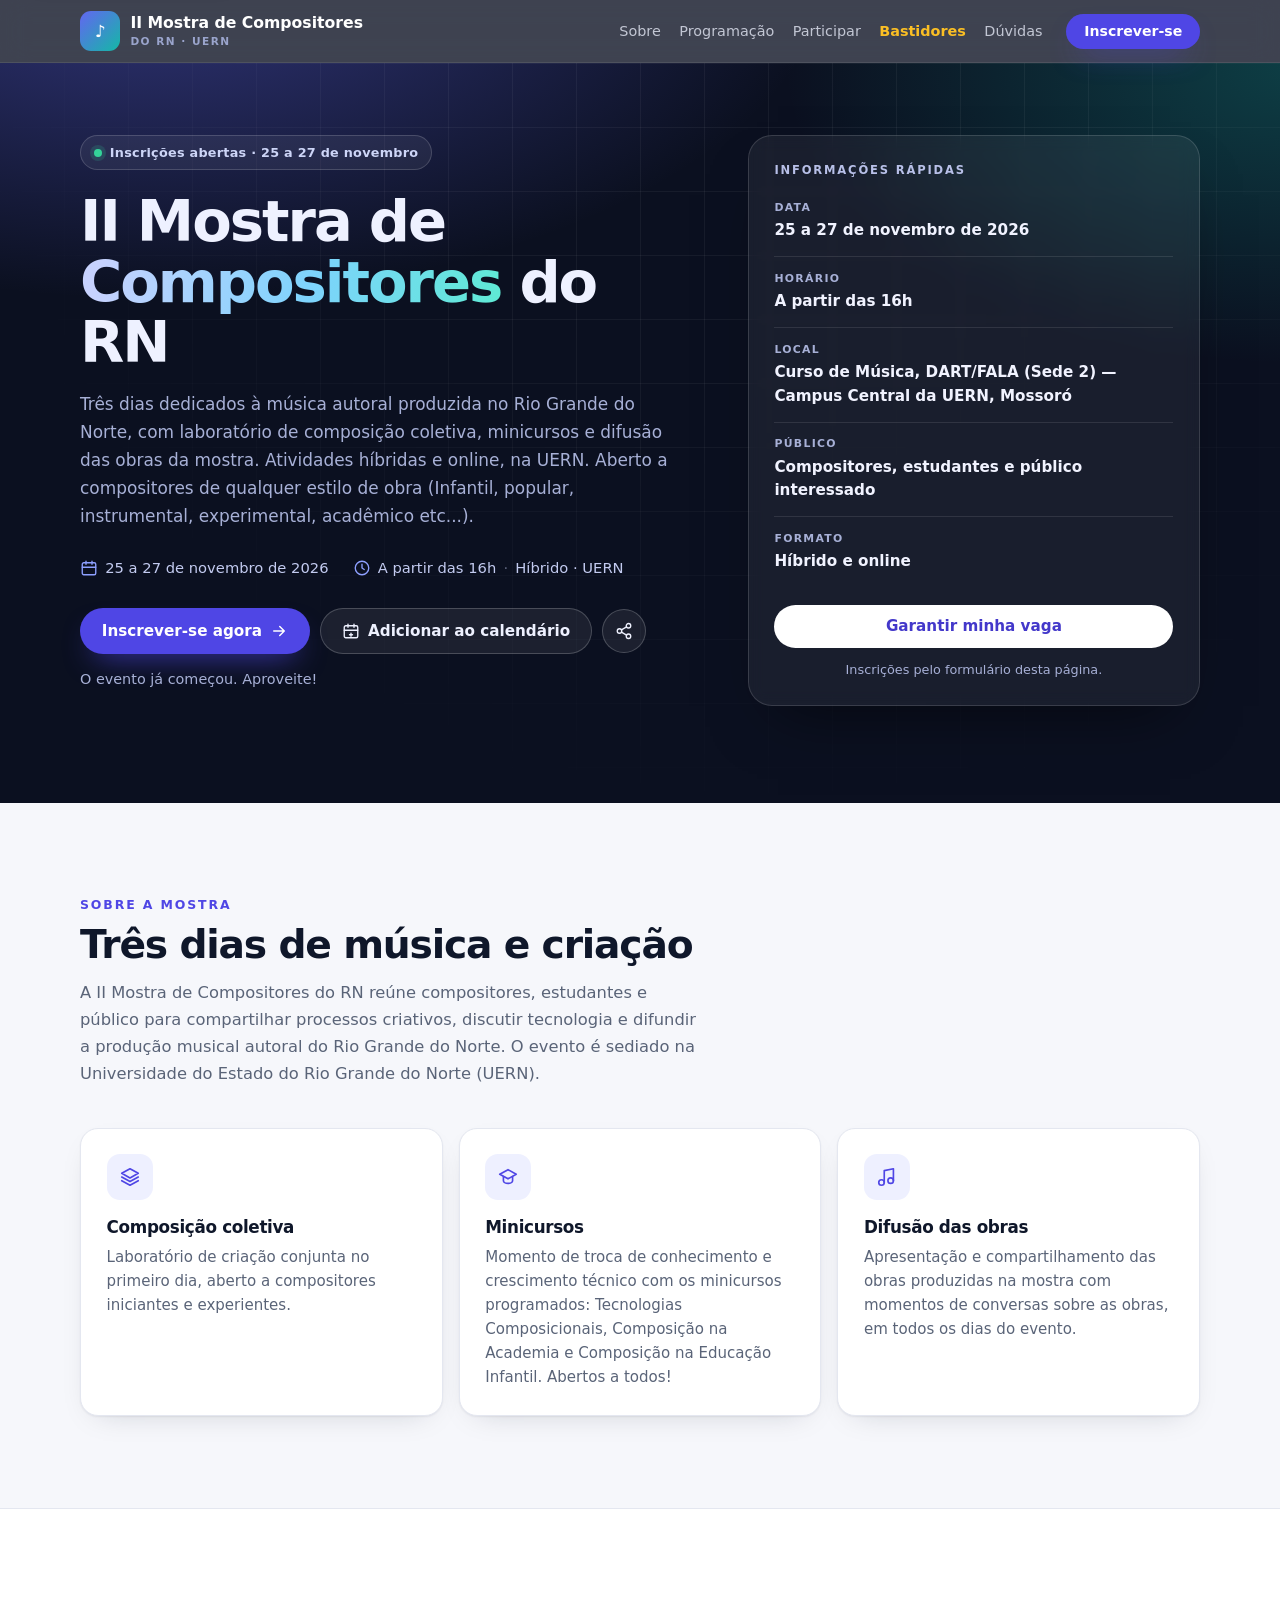
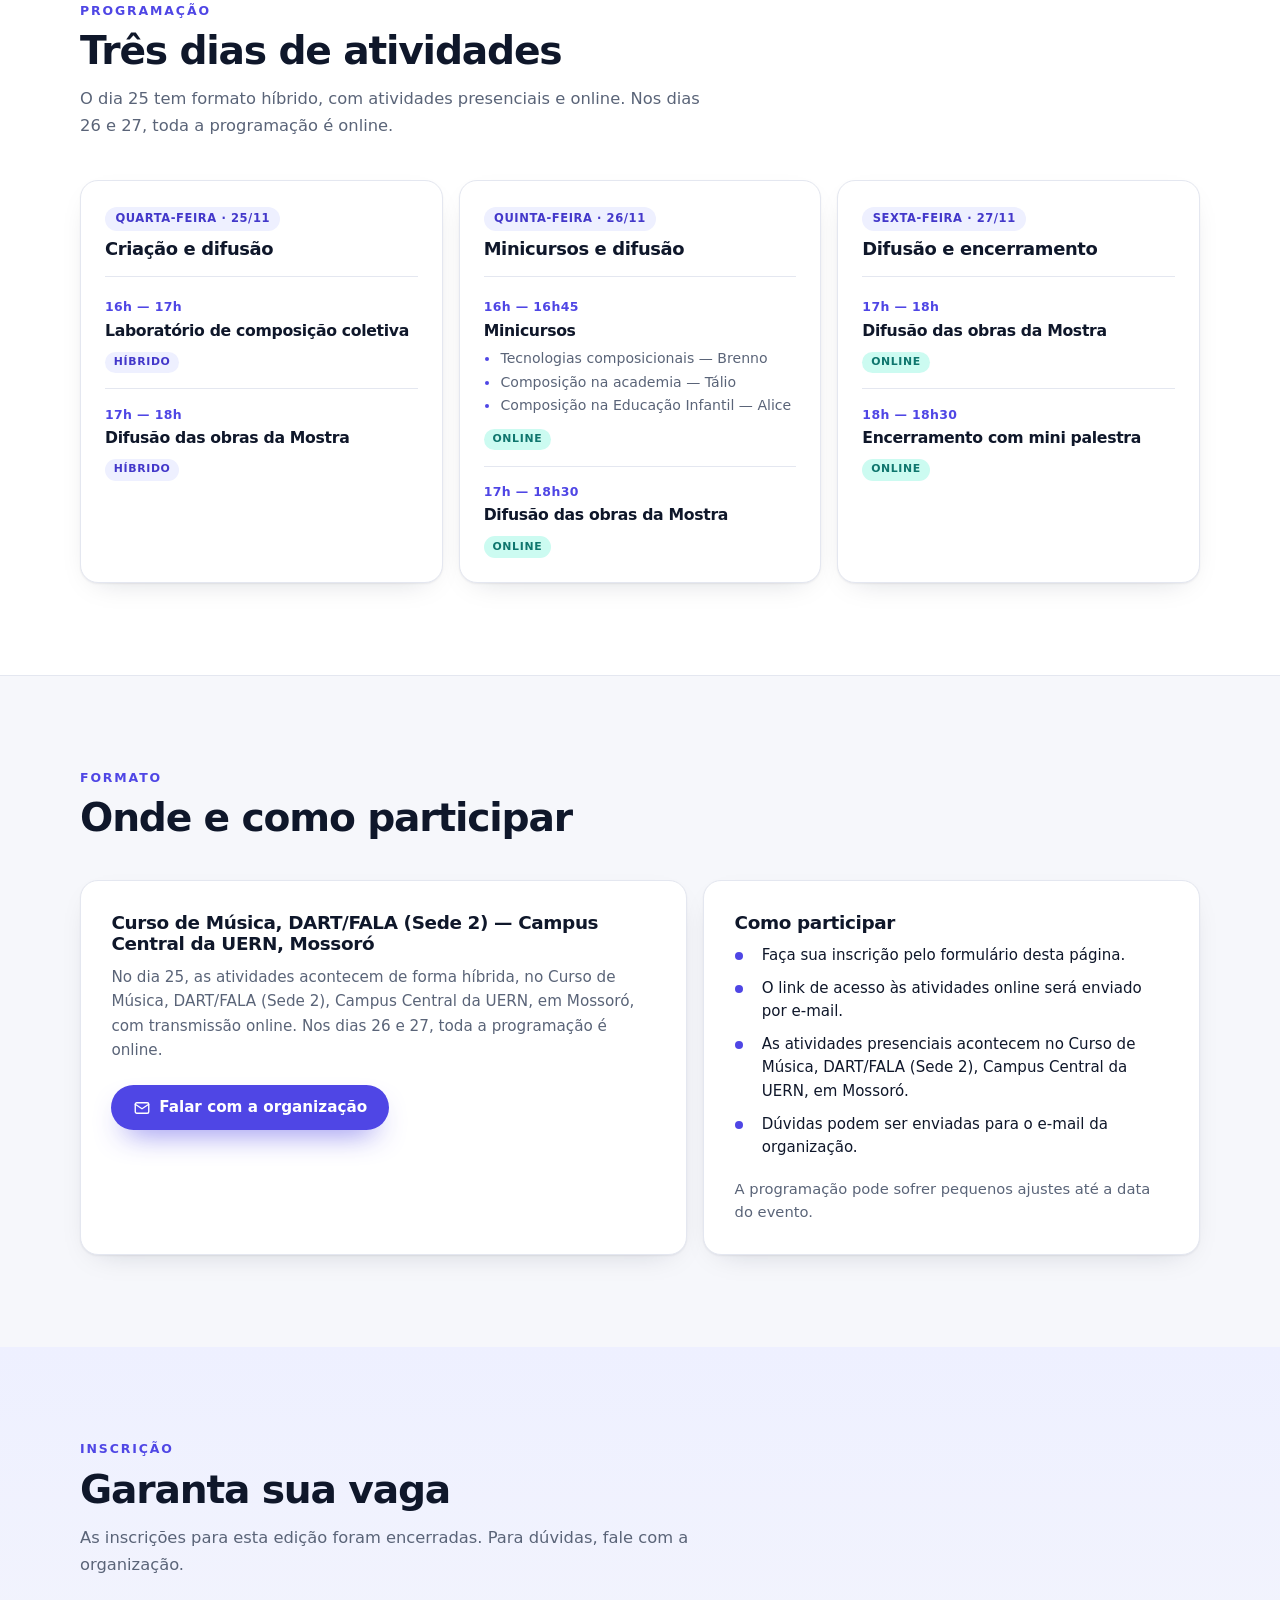
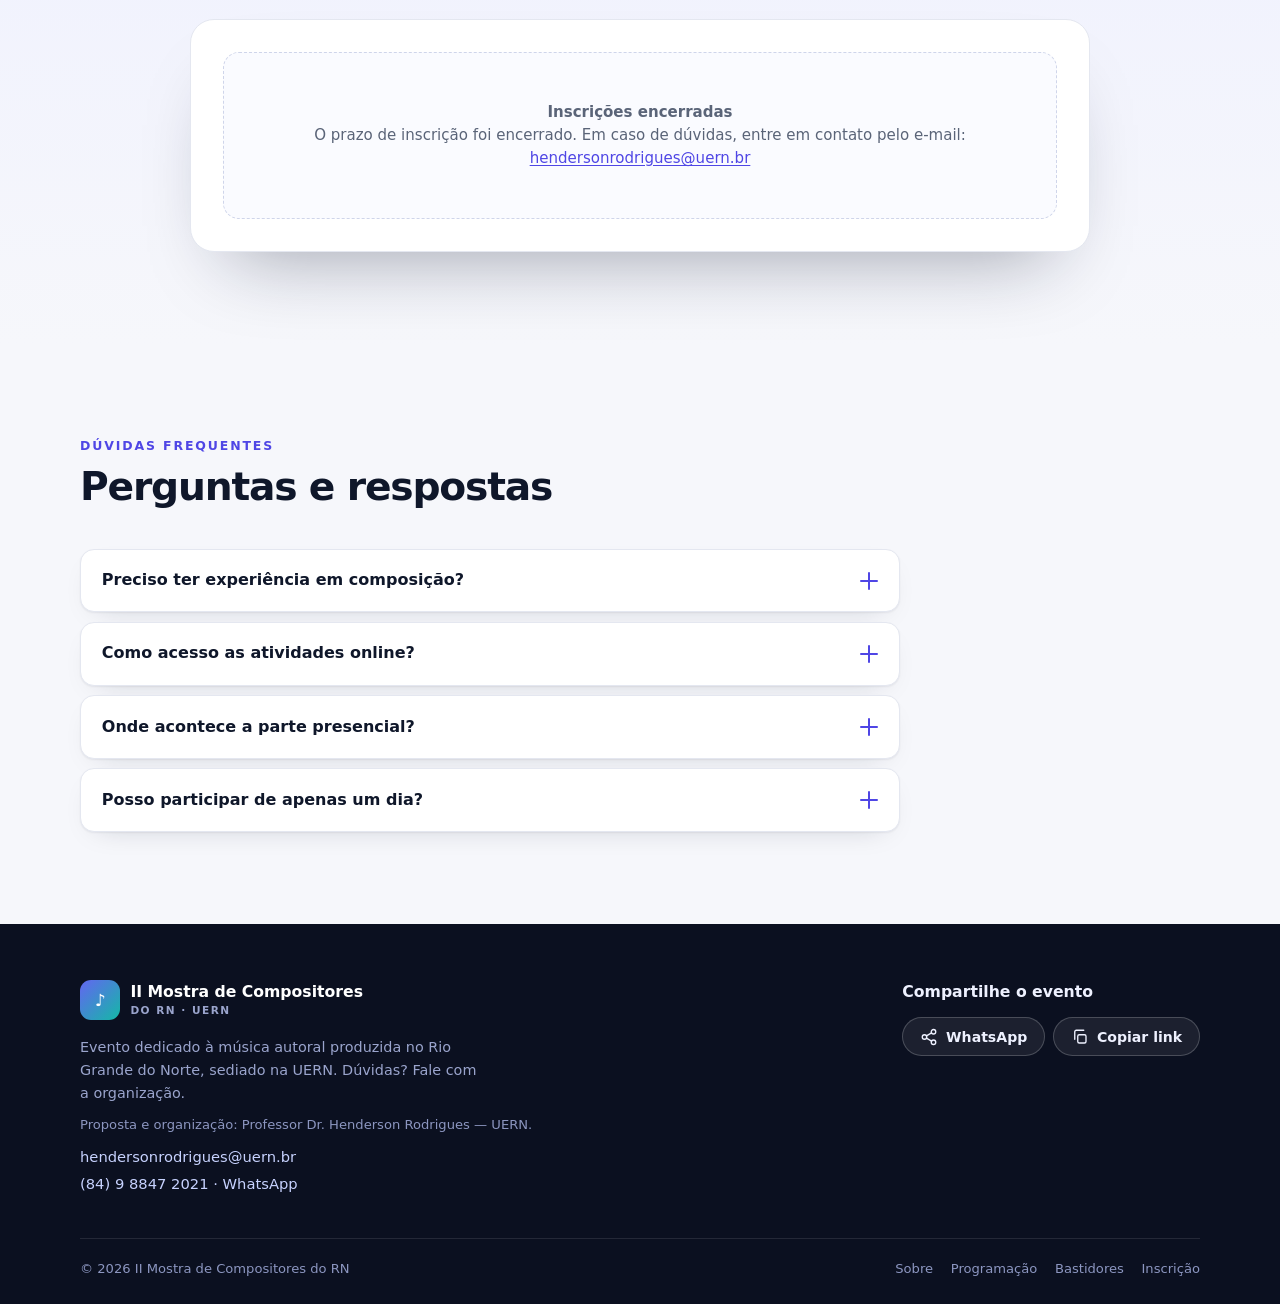
<file: index.html>
<!DOCTYPE html>
<html lang="pt-BR">
<head>
  <meta charset="utf-8" />
  <meta name="viewport" content="width=device-width, initial-scale=1" />
  <title>II Mostra de Compositores do RN — Inscrições abertas</title>
  <meta name="description" content="II Mostra de Compositores do RN — 25 a 27 de novembro de 2026. Laboratório de composição coletiva, minicursos e difusão de obras. Atividades híbridas e online na UERN. Inscreva-se." />
  <meta property="og:type" content="website" />
  <meta property="og:title" content="II Mostra de Compositores do RN" />
  <meta property="og:description" content="25 a 27 de novembro de 2026. Laboratório de composição coletiva, minicursos e difusão de obras. Atividades híbridas e online na UERN." />
  <meta property="og:locale" content="pt_BR" />
  <meta name="theme-color" content="#0b1020" />
  <link rel="icon" href="data:image/svg+xml,%3Csvg xmlns='http://www.w3.org/2000/svg' viewBox='0 0 100 100'%3E%3Crect width='100' height='100' rx='22' fill='%234f46e5'/%3E%3Ctext x='50' y='70' font-family='Arial, sans-serif' font-size='54' font-weight='700' text-anchor='middle' fill='%23ffffff'%3E%E2%99%AA%3C/text%3E%3C/svg%3E" />
  <link rel="stylesheet" href="styles.css" />
  <script src="content-loader.js"></script>
  <script src="site.js" defer></script>
  <script src="nav.js" defer></script>
  <script src="script.js" defer></script>
</head>
<body>
  <a class="skip-link" href="#conteudo">Pular para o conteúdo</a>

  <header class="site-header">
    <div class="container header-inner">
      <a class="brand" href="#topo" aria-label="Voltar ao início">
        <span class="brand-mark" aria-hidden="true">♪</span>
        <span class="brand-text">
          <span data-field="brand.main">II Mostra de Compositores</span>
          <small data-field="brand.sub">do RN · UERN</small>
        </span>
      </a>

      <nav class="nav" id="menu-principal" aria-label="Navegação principal">
        <a href="#sobre">Sobre</a>
        <a href="#programacao">Programação</a>
        <a href="#local">Participar</a>
        <a class="nav-highlight" href="bastidores.html">Bastidores</a>
        <a href="#faq">Dúvidas</a>
      </nav>

      <button class="menu-toggle" id="menu-toggle" type="button" aria-expanded="false" aria-controls="menu-principal" aria-label="Abrir menu">
        <svg class="icon-open" viewBox="0 0 24 24" fill="none" stroke="currentColor" stroke-width="2" stroke-linecap="round" aria-hidden="true"><path d="M4 7h16M4 12h16M4 17h16"/></svg>
        <svg class="icon-close" viewBox="0 0 24 24" fill="none" stroke="currentColor" stroke-width="2" stroke-linecap="round" aria-hidden="true"><path d="M6 6l12 12M18 6 6 18"/></svg>
      </button>

      <a class="btn btn-primary btn-sm" href="#inscricao">Inscrever-se</a>
    </div>
  </header>

  <main id="conteudo">
    <section class="hero" id="topo">
      <div class="container hero-grid">
        <div class="hero-copy">
          <p class="badge">
            <span class="badge-dot" aria-hidden="true"></span>
            <span data-field="hero.badge">Inscrições abertas · 25 a 27 de novembro</span>
          </p>

          <h1>
            <span data-field="hero.titleStart">II Mostra de</span>
            <span class="grad" data-field="hero.titleHighlight">Compositores</span>
            <span data-field="hero.titleEnd">do RN</span>
          </h1>

          <p class="lead" data-field="hero.lead">
            Três dias dedicados à música autoral produzida no Rio Grande do Norte, com
            laboratório de composição coletiva, minicursos e difusão das obras da mostra.
            Atividades híbridas e online.
          </p>

          <ul class="hero-meta" aria-label="Informações do evento">
            <li>
              <svg viewBox="0 0 24 24" fill="none" stroke="currentColor" stroke-width="1.8" stroke-linecap="round" stroke-linejoin="round" aria-hidden="true"><rect x="3" y="5" width="18" height="16" rx="2"/><path d="M16 3v4M8 3v4M3 11h18"/></svg>
              <span data-event="date">25 a 27 de novembro de 2026</span>
            </li>
            <li>
              <svg viewBox="0 0 24 24" fill="none" stroke="currentColor" stroke-width="1.8" stroke-linecap="round" stroke-linejoin="round" aria-hidden="true"><circle cx="12" cy="12" r="9"/><path d="M12 7v5l3 2"/></svg>
              <span data-event="time">A partir das 16h</span> <span class="meta-sep">·</span> <span data-event="location-short">Híbrido/Online</span>
            </li>
          </ul>

          <div class="hero-actions">
            <a class="btn btn-primary" href="#inscricao">
              <span data-field="hero.ctaPrimary">Inscrever-se agora</span>
              <svg viewBox="0 0 24 24" fill="none" stroke="currentColor" stroke-width="2" stroke-linecap="round" stroke-linejoin="round" aria-hidden="true"><path d="M5 12h14M13 6l6 6-6 6"/></svg>
            </a>
            <a class="btn btn-ghost" id="add-to-calendar" href="#" download="evento.ics">
              <svg viewBox="0 0 24 24" fill="none" stroke="currentColor" stroke-width="1.8" stroke-linecap="round" stroke-linejoin="round" aria-hidden="true"><rect x="3" y="5" width="18" height="16" rx="2"/><path d="M16 3v4M8 3v4M3 11h18M12 15v4M10 17h4"/></svg>
              <span data-field="hero.ctaCalendar">Adicionar ao calendário</span>
            </a>
            <a class="btn btn-icon" id="share-whatsapp" href="#" target="_blank" rel="noopener" aria-label="Compartilhar no WhatsApp" title="Compartilhar no WhatsApp">
              <svg viewBox="0 0 24 24" fill="none" stroke="currentColor" stroke-width="1.8" stroke-linecap="round" stroke-linejoin="round" aria-hidden="true"><circle cx="18" cy="5" r="3"/><circle cx="6" cy="12" r="3"/><circle cx="18" cy="19" r="3"/><path d="m8.6 13.5 6.8 4M15.4 6.5l-6.8 4"/></svg>
            </a>
          </div>

          <div class="countdown" id="countdown" aria-label="Contagem regressiva para o evento" hidden>
            <div class="cd-item"><span class="cd-value" id="cd-days">00</span><span class="cd-label">dias</span></div>
            <div class="cd-item"><span class="cd-value" id="cd-hours">00</span><span class="cd-label">horas</span></div>
            <div class="cd-item"><span class="cd-value" id="cd-mins">00</span><span class="cd-label">min</span></div>
            <div class="cd-item"><span class="cd-value" id="cd-secs">00</span><span class="cd-label">seg</span></div>
          </div>
          <p class="countdown-note" id="countdown-note" hidden></p>
        </div>

        <aside class="event-card" aria-label="Resumo do evento">
          <p class="event-card-title" data-field="hero.cardTitle">Informações rápidas</p>
          <dl class="event-details">
            <div>
              <dt>Data</dt>
              <dd data-event="date">25 a 27 de novembro de 2026</dd>
            </div>
            <div>
              <dt>Horário</dt>
              <dd data-event="time">A partir das 16h</dd>
            </div>
            <div>
              <dt>Local</dt>
              <dd data-event="location">Curso de Música, DART/FALA (Sede 2) — Campus Central da UERN, Mossoró</dd>
            </div>
            <div>
              <dt>Público</dt>
              <dd data-field="hero.cardAudience">Compositores, estudantes e público interessado</dd>
            </div>
            <div>
              <dt>Formato</dt>
              <dd data-field="hero.cardFormat">Híbrido e online</dd>
            </div>
          </dl>
          <a class="btn btn-light" href="#inscricao" data-field="hero.cardButton">Garantir minha vaga</a>
          <p class="event-card-note" data-field="hero.cardNote">Inscrições pelo formulário desta página.</p>
        </aside>
      </div>
    </section>

    <section class="section" id="sobre">
      <div class="container">
        <div class="section-head reveal">
          <p class="eyebrow" data-field="about.eyebrow">Sobre a mostra</p>
          <h2 data-field="about.heading">Três dias de música e criação</h2>
          <p class="section-lead" data-field="about.lead">
            A II Mostra de Compositores do RN reúne compositores, estudantes e público
            para compartilhar processos criativos, discutir tecnologia e difundir a
            produção musical autoral do Rio Grande do Norte.
          </p>
        </div>

        <div class="feature-grid">
          <article class="feature-card reveal">
            <span class="feature-icon" aria-hidden="true">
              <svg viewBox="0 0 24 24" fill="none" stroke="currentColor" stroke-width="1.8" stroke-linecap="round" stroke-linejoin="round"><path d="M12 3 3 8l9 5 9-5-9-5Z"/><path d="M3 12l9 5 9-5"/><path d="M3 16l9 5 9-5"/></svg>
            </span>
            <h3 data-field="about.card1Title">Composição coletiva</h3>
            <p data-field="about.card1Text">Laboratório de criação conjunta no primeiro dia, aberto a compositores iniciantes e experientes.</p>
          </article>

          <article class="feature-card reveal">
            <span class="feature-icon" aria-hidden="true">
              <svg viewBox="0 0 24 24" fill="none" stroke="currentColor" stroke-width="1.8" stroke-linecap="round" stroke-linejoin="round"><path d="M12 4 3 9l9 5 9-5-9-5Z"/><path d="M7 11.5V16c0 1.5 2.2 3 5 3s5-1.5 5-3v-4.5"/></svg>
            </span>
            <h3 data-field="about.card2Title">Minicursos</h3>
            <p data-field="about.card2Text">Tecnologias composicionais com Brenno, composição na academia com Tálio e composição na educação infantil com Alice.</p>
          </article>

          <article class="feature-card reveal">
            <span class="feature-icon" aria-hidden="true">
              <svg viewBox="0 0 24 24" fill="none" stroke="currentColor" stroke-width="1.8" stroke-linecap="round" stroke-linejoin="round"><path d="M9 18V5l10-2v13"/><circle cx="6" cy="18" r="3"/><circle cx="16" cy="16" r="3"/></svg>
            </span>
            <h3 data-field="about.card3Title">Difusão das obras</h3>
            <p data-field="about.card3Text">Apresentação e compartilhamento das obras produzidas na mostra, em todos os dias do evento.</p>
          </article>
        </div>
      </div>
    </section>

    <section class="section section-alt" id="programacao">
      <div class="container">
        <div class="section-head reveal">
          <p class="eyebrow" data-field="schedule.eyebrow">Programação</p>
          <h2 data-field="schedule.heading">Três dias de atividades</h2>
          <p class="section-lead" data-field="schedule.lead">
            O dia 25 tem formato híbrido, com atividades presenciais e online.
            Nos dias 26 e 27, toda a programação é online.
          </p>
        </div>

        <div class="schedule">
          <article class="day-card reveal">
            <header class="day-head">
              <span class="day-pill" data-field="schedule.day1.label">Quarta-feira · 25/11</span>
              <h3 data-field="schedule.day1.title">Criação e difusão</h3>
            </header>
            <ul class="session-list">
              <li class="session">
                <span class="session-time" data-field="schedule.day1.session1.time">16h — 17h</span>
                <h4 data-field="schedule.day1.session1.title">Laboratório de composição coletiva</h4>
                <span class="format-tag format-hybrid" data-field="schedule.day1.session1.format">Híbrido</span>
              </li>
              <li class="session">
                <span class="session-time" data-field="schedule.day1.session2.time">17h — 18h</span>
                <h4 data-field="schedule.day1.session2.title">Difusão das obras da Mostra</h4>
                <span class="format-tag format-hybrid" data-field="schedule.day1.session2.format">Híbrido</span>
              </li>
            </ul>
          </article>

          <article class="day-card reveal">
            <header class="day-head">
              <span class="day-pill" data-field="schedule.day2.label">Quinta-feira · 26/11</span>
              <h3 data-field="schedule.day2.title">Minicursos e difusão</h3>
            </header>
            <ul class="session-list">
              <li class="session">
                <span class="session-time" data-field="schedule.day2.session1.time">16h — 16h45</span>
                <h4 data-field="schedule.day2.session1.title">Minicursos</h4>
                <ul class="session-details" data-field="schedule.day2.session1.details" data-field-lines>
                  <li>Tecnologias composicionais — Brenno</li>
                  <li>Composição na academia — Tálio</li>
                  <li>Composição na Educação Infantil — Alice</li>
                </ul>
                <span class="format-tag format-online" data-field="schedule.day2.session1.format">Online</span>
              </li>
              <li class="session">
                <span class="session-time" data-field="schedule.day2.session2.time">17h — 18h30</span>
                <h4 data-field="schedule.day2.session2.title">Difusão das obras da Mostra</h4>
                <span class="format-tag format-online" data-field="schedule.day2.session2.format">Online</span>
              </li>
            </ul>
          </article>

          <article class="day-card reveal">
            <header class="day-head">
              <span class="day-pill" data-field="schedule.day3.label">Sexta-feira · 27/11</span>
              <h3 data-field="schedule.day3.title">Difusão e encerramento</h3>
            </header>
            <ul class="session-list">
              <li class="session">
                <span class="session-time" data-field="schedule.day3.session1.time">17h — 18h</span>
                <h4 data-field="schedule.day3.session1.title">Difusão das obras da Mostra</h4>
                <span class="format-tag format-online" data-field="schedule.day3.session1.format">Online</span>
              </li>
              <li class="session">
                <span class="session-time" data-field="schedule.day3.session2.time">18h — 18h30</span>
                <h4 data-field="schedule.day3.session2.title">Encerramento com mini palestra</h4>
                <span class="format-tag format-online" data-field="schedule.day3.session2.format">Online</span>
              </li>
            </ul>
          </article>
        </div>
      </div>
    </section>

    <section class="section" id="local">
      <div class="container">
        <div class="section-head reveal">
          <p class="eyebrow" data-field="location.eyebrow">Formato</p>
          <h2 data-field="location.heading">Onde e como participar</h2>
        </div>

        <div class="location-grid">
          <div class="location-card reveal">
            <h3 data-event="location">Curso de Música, DART/FALA (Sede 2) — Campus Central da UERN, Mossoró</h3>
            <p data-field="location.cardText">
              No dia 25, as atividades acontecem de forma híbrida, no Curso de Música,
              DART/FALA (Sede 2), Campus Central da UERN, em Mossoró, com transmissão
              online. Nos dias 26 e 27, toda a programação é online.
            </p>
            <a class="btn btn-primary" data-event="email-link" href="mailto:hendersonrodrigues@uern.br">
              <svg viewBox="0 0 24 24" fill="none" stroke="currentColor" stroke-width="1.8" stroke-linecap="round" stroke-linejoin="round" aria-hidden="true"><rect x="3" y="5" width="18" height="14" rx="2"/><path d="m3 7 9 6 9-6"/></svg>
              <span data-field="location.cardButton">Falar com a organização</span>
            </a>
          </div>

          <div class="location-tips reveal">
            <h3 data-field="location.tipsHeading">Como participar</h3>
            <ul class="check-list">
              <li data-field="location.tip1">Faça sua inscrição pelo formulário desta página.</li>
              <li data-field="location.tip2">O link de acesso às atividades online será enviado por e-mail.</li>
              <li data-field="location.tip3">As atividades presenciais acontecem no Curso de Música, DART/FALA (Sede 2), Campus Central da UERN, em Mossoró.</li>
              <li data-field="location.tip4">Dúvidas podem ser enviadas para o e-mail da organização.</li>
            </ul>
            <p class="muted" data-field="location.note">A programação pode sofrer pequenos ajustes até a data do evento.</p>
          </div>
        </div>
      </div>
    </section>

    <section class="section signup" id="inscricao">
      <div class="container">
        <div class="section-head reveal">
          <p class="eyebrow" data-field="signup.eyebrow">Inscrição</p>
          <h2 data-field="signup.heading">Garanta sua vaga</h2>
          <p class="section-lead" id="signup-lead" data-field="signup.lead">
            Preencha o formulário abaixo. A confirmação da sua inscrição e as
            informações de acesso serão enviadas por e-mail.
          </p>
        </div>

        <div class="form-card reveal">
          <div id="form-placeholder" class="form-placeholder">
            <p class="form-placeholder-title" data-field="signup.placeholderTitle">O formulário de inscrição será disponibilizado em breve.</p>
            <p><span data-field="signup.placeholderText">Enquanto isso, você pode entrar em contato pelo e-mail</span> <a data-event="email-link" href="mailto:hendersonrodrigues@uern.br"><span data-event="email">hendersonrodrigues@uern.br</span></a>.</p>
          </div>
          <div id="signup-closed" class="form-placeholder" hidden>
            <p class="form-placeholder-title" data-field="signup.closedTitle">Inscrições encerradas</p>
            <p data-field="signup.closedText">O prazo de inscrição foi encerrado. Em caso de dúvidas, entre em contato pelo e-mail:</p>
            <p><a data-event="email-link" href="mailto:hendersonrodrigues@uern.br"><span data-event="email">hendersonrodrigues@uern.br</span></a></p>
          </div>
          <iframe
            id="form-iframe"
            title="Formulário de inscrição na II Mostra de Compositores do RN"
            src="about:blank"
            loading="lazy"
            hidden
          ></iframe>
          <p class="form-note" id="form-note" data-field="signup.note">
            Ao se inscrever, você autoriza o uso dos seus dados exclusivamente para a
            organização deste evento.
          </p>
        </div>
      </div>
    </section>

    <section class="section" id="faq">
      <div class="container">
        <div class="section-head reveal">
          <p class="eyebrow" data-field="faq.eyebrow">Dúvidas frequentes</p>
          <h2 data-field="faq.heading">Perguntas e respostas</h2>
        </div>

        <div class="faq-list reveal">
          <details>
            <summary>
              <span data-field="faq.q1">Preciso ter experiência em composição?</span>
              <span class="faq-icon" aria-hidden="true"></span>
            </summary>
            <p data-field="faq.a1">Não. As atividades são abertas tanto a pessoas iniciantes quanto a compositores com experiência.</p>
          </details>
          <details>
            <summary>
              <span data-field="faq.q2">Como acesso as atividades online?</span>
              <span class="faq-icon" aria-hidden="true"></span>
            </summary>
            <p data-field="faq.a2">Após a inscrição, o link de acesso será enviado ao e-mail informado no formulário.</p>
          </details>
          <details>
            <summary>
              <span data-field="faq.q3">Onde acontece a parte presencial?</span>
              <span class="faq-icon" aria-hidden="true"></span>
            </summary>
            <p data-field="faq.a3">No Curso de Música, DART/FALA (Sede 2), Campus Central da UERN, em Mossoró.</p>
          </details>
          <details>
            <summary>
              <span data-field="faq.q4">Posso participar de apenas um dia?</span>
              <span class="faq-icon" aria-hidden="true"></span>
            </summary>
            <p data-field="faq.a4">Sim. Você pode acompanhar as atividades de interesse, respeitando os horários de cada dia da programação.</p>
          </details>
        </div>
      </div>
    </section>
  </main>

  <footer class="site-footer">
    <div class="container footer-grid">
      <div>
        <a class="brand" href="#topo" aria-label="Voltar ao início">
          <span class="brand-mark" aria-hidden="true">♪</span>
          <span class="brand-text">
            <span data-field="brand.main">II Mostra de Compositores</span>
            <small data-field="brand.sub">do RN · UERN</small>
          </span>
        </a>
        <p class="footer-text" data-field="footer.text">
          Evento dedicado à música autoral produzida no Rio Grande do Norte, sediado na UERN.
          Dúvidas? Fale com a organização.
        </p>
        <p class="footer-credit" data-field="footer.credit">Proposta e organização: Professor Dr. Henderson Rodrigues — UERN.</p>
        <div class="footer-contact">
          <a class="footer-mail" data-event="email-link" href="mailto:hendersonrodrigues@uern.br">
            <span data-event="email">hendersonrodrigues@uern.br</span>
          </a>
          <a class="footer-mail" data-event="phone-link" href="https://wa.me/5584988472021">
            <span data-event="phone">(84) 9 8847 2021</span> · WhatsApp
          </a>
        </div>
      </div>

      <div class="footer-share">
        <p class="footer-title" data-field="footer.shareTitle">Compartilhe o evento</p>
        <div class="footer-actions">
          <a class="btn btn-ghost btn-sm" id="share-whatsapp-footer" href="#" target="_blank" rel="noopener">
            <svg viewBox="0 0 24 24" fill="none" stroke="currentColor" stroke-width="1.8" stroke-linecap="round" stroke-linejoin="round" aria-hidden="true"><circle cx="18" cy="5" r="3"/><circle cx="6" cy="12" r="3"/><circle cx="18" cy="19" r="3"/><path d="m8.6 13.5 6.8 4M15.4 6.5l-6.8 4"/></svg>
            <span data-field="footer.whatsapp">WhatsApp</span>
          </a>
          <button class="btn btn-ghost btn-sm" id="copy-link" type="button">
            <svg viewBox="0 0 24 24" fill="none" stroke="currentColor" stroke-width="1.8" stroke-linecap="round" stroke-linejoin="round" aria-hidden="true"><rect x="9" y="9" width="11" height="11" rx="2"/><path d="M5 15V5a2 2 0 0 1 2-2h10"/></svg>
            <span data-field="footer.copy">Copiar link</span>
          </button>
        </div>
        <p class="copy-feedback" id="copy-feedback" role="status" aria-live="polite"></p>
      </div>
    </div>

    <div class="container footer-bottom">
      <p>© <span id="year">2026</span> <span data-event="event-name">II Mostra de Compositores do RN</span></p>
      <nav aria-label="Links do rodapé">
        <a href="#sobre">Sobre</a>
        <a href="#programacao">Programação</a>
        <a href="bastidores.html">Bastidores</a>
        <a href="#inscricao">Inscrição</a>
      </nav>
    </div>
  </footer>
</body>
</html>
</file>
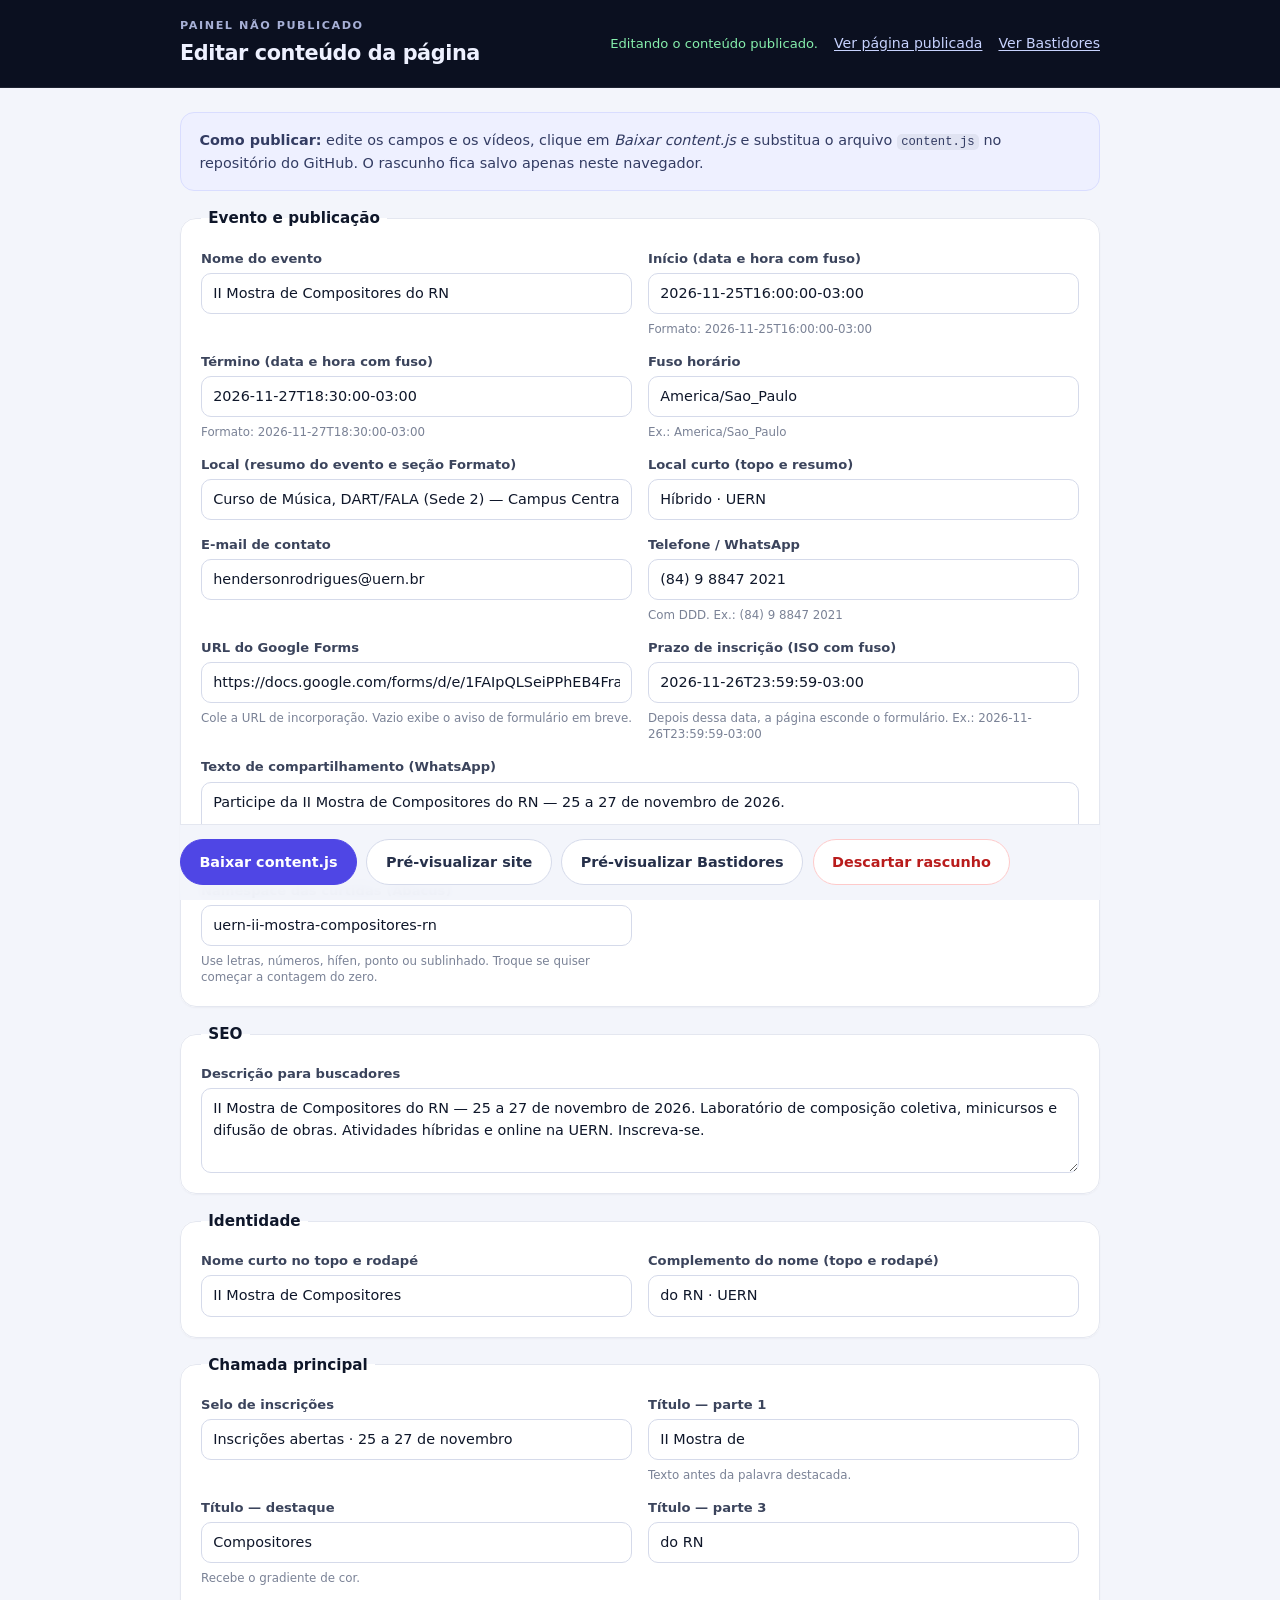
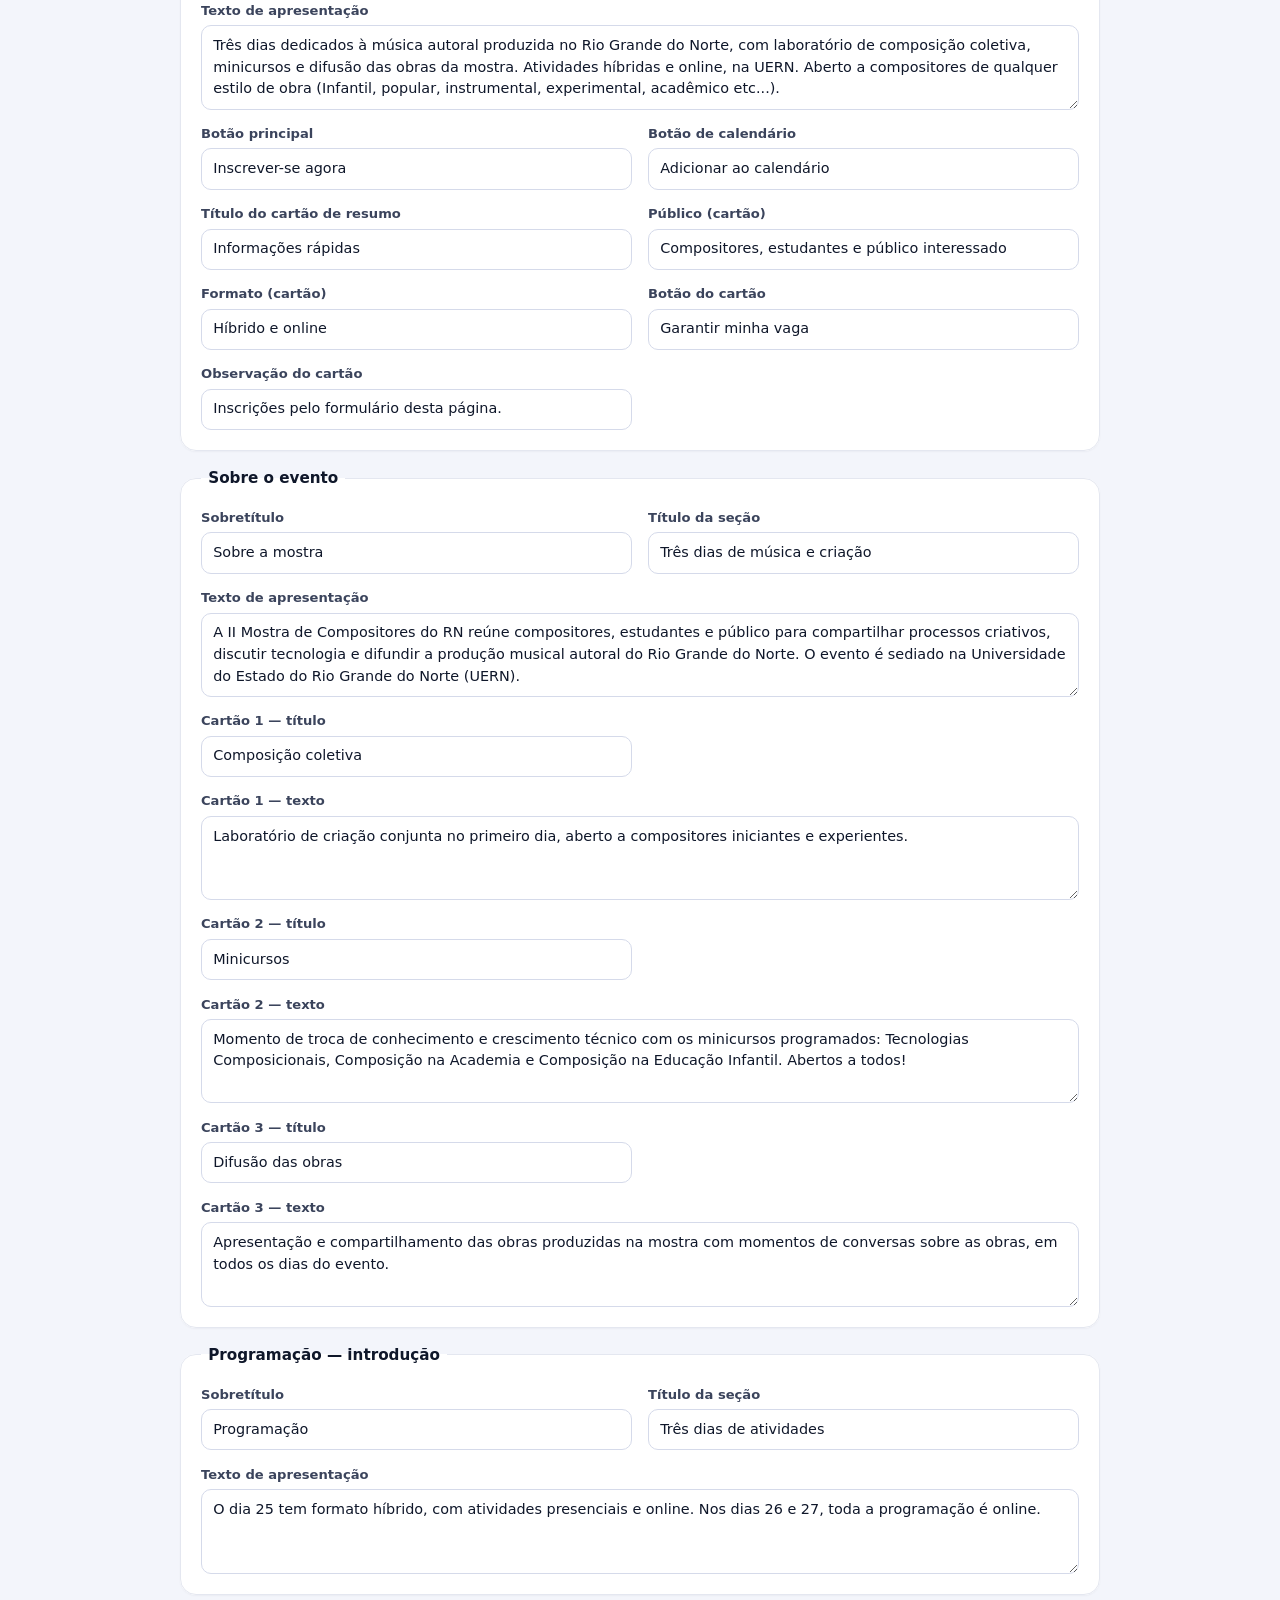
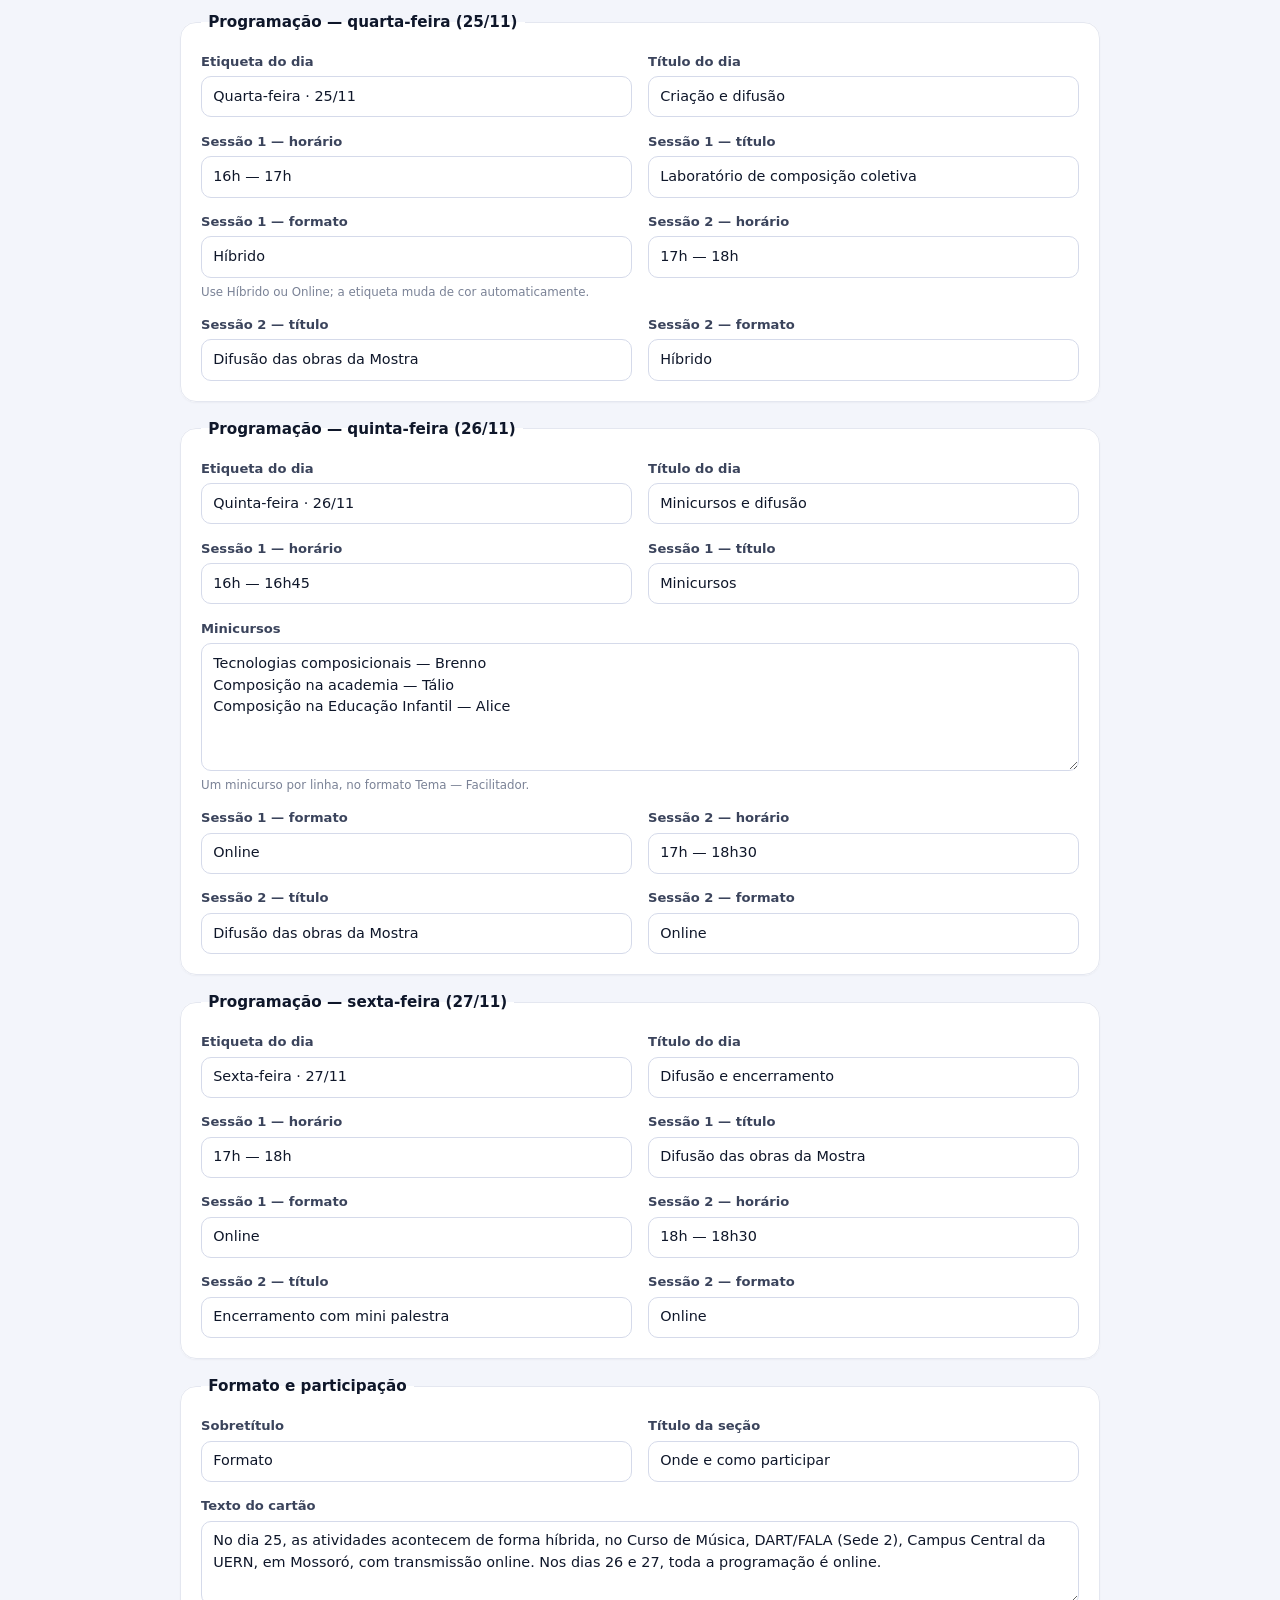
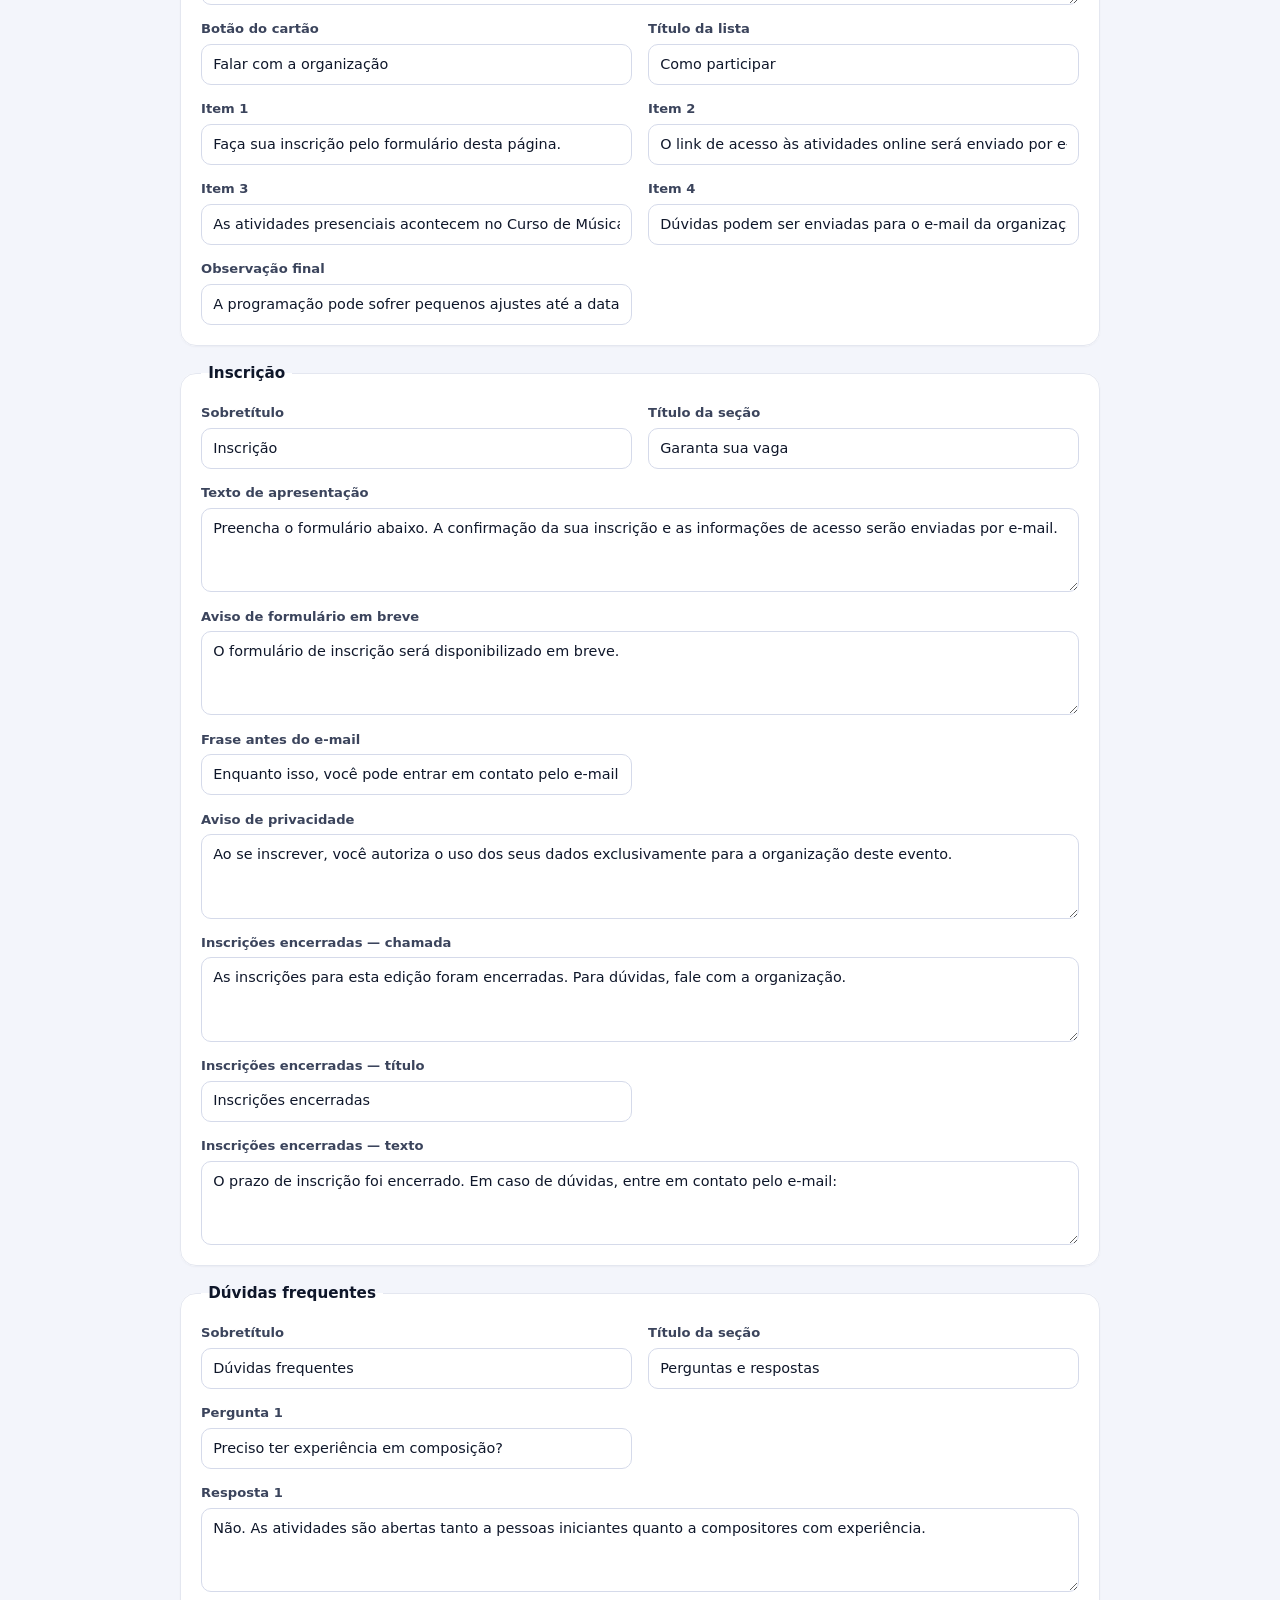
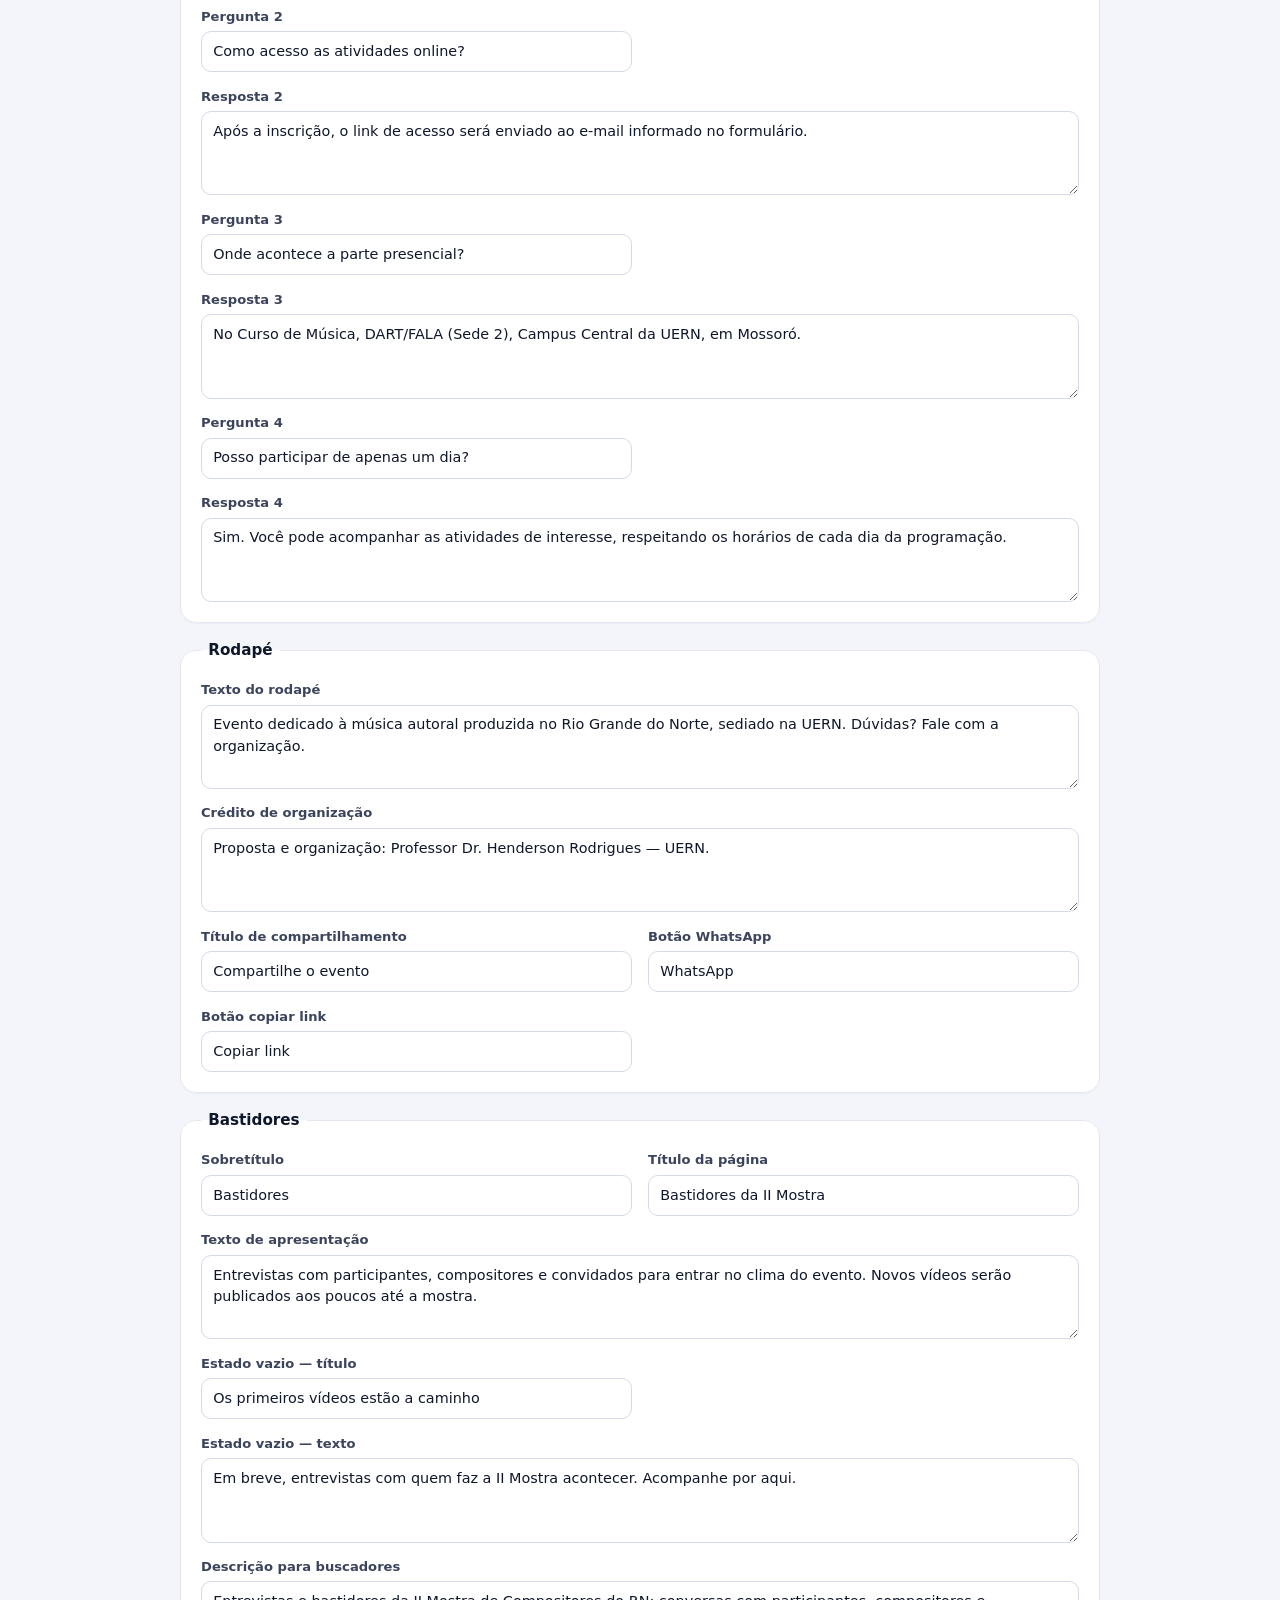
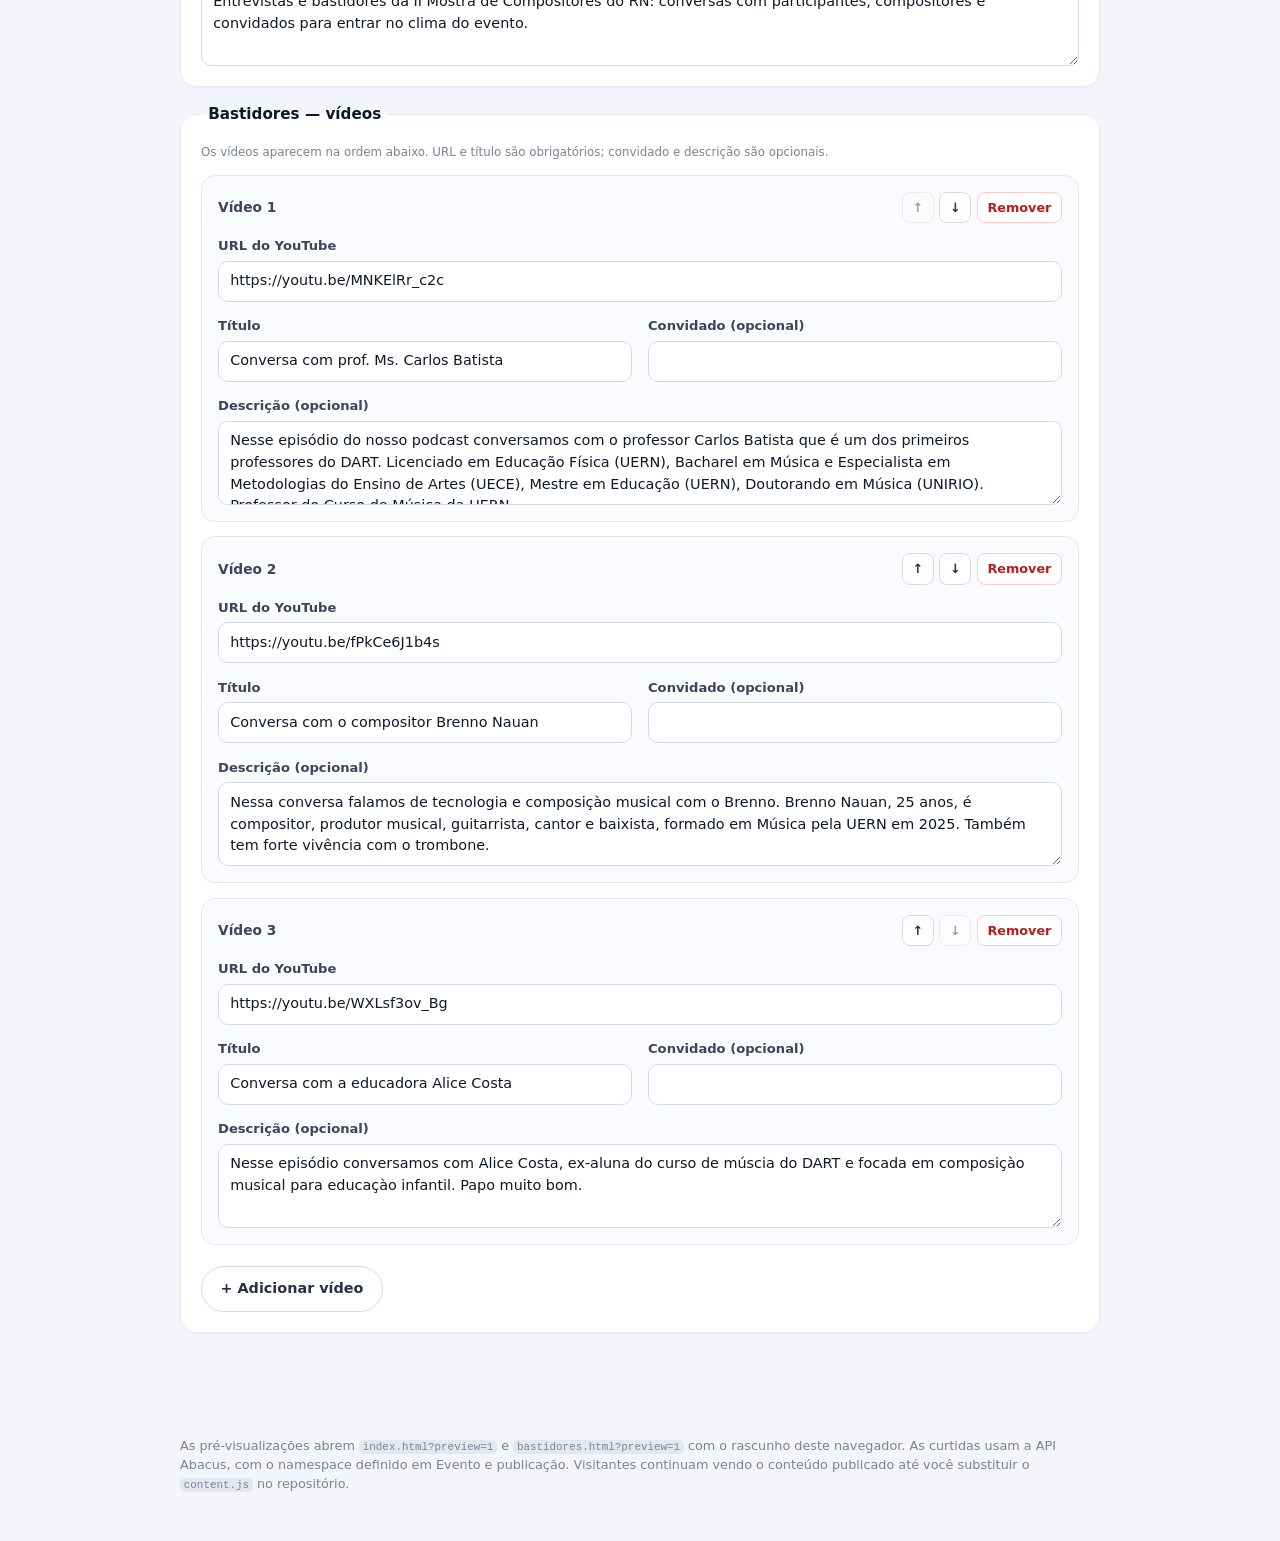
<file: admin.html>
<!DOCTYPE html>
<html lang="pt-BR">
<head>
  <meta charset="utf-8" />
  <meta name="viewport" content="width=device-width, initial-scale=1" />
  <meta name="robots" content="noindex, nofollow" />
  <title>Painel de conteúdo — II Mostra de Compositores do RN</title>
  <link rel="icon" href="data:image/svg+xml,%3Csvg xmlns='http://www.w3.org/2000/svg' viewBox='0 0 100 100'%3E%3Crect width='100' height='100' rx='22' fill='%234f46e5'/%3E%3Ctext x='50' y='70' font-family='Arial, sans-serif' font-size='54' font-weight='700' text-anchor='middle' fill='%23ffffff'%3E%E2%99%AA%3C/text%3E%3C/svg%3E" />
  <link rel="stylesheet" href="admin.css" />
  <script src="content-loader.js"></script>
  <script src="admin.js" defer></script>
</head>
<body>
  <header class="admin-header">
    <div class="admin-wrap header-row">
      <div>
        <p class="admin-kicker">Painel não publicado</p>
        <h1>Editar conteúdo da página</h1>
      </div>
      <div class="header-actions">
        <span id="status" class="status" role="status" aria-live="polite"></span>
        <a class="btn-link" href="index.html" target="_blank" rel="noopener">Ver página publicada</a>
        <a class="btn-link" href="bastidores.html" target="_blank" rel="noopener">Ver Bastidores</a>
      </div>
    </div>
  </header>

  <main class="admin-wrap">
    <section class="notice">
      <strong>Como publicar:</strong> edite os campos e os vídeos, clique em <em>Baixar content.js</em> e substitua o arquivo <code>content.js</code> no repositório do GitHub. O rascunho fica salvo apenas neste navegador.
    </section>

    <section class="notice warn" id="config-warning" hidden>
      <strong>Atenção:</strong> não foi possível carregar <code>content.js</code>. Os campos começam vazios e o arquivo gerado conterá apenas o que você preencher.
    </section>

    <form id="content-form" autocomplete="off" novalidate>
      <div id="form-groups"></div>
    </form>

    <div class="admin-actions">
      <button id="download" class="admin-btn primary" type="button">Baixar content.js</button>
      <button id="preview" class="admin-btn" type="button">Pré-visualizar site</button>
      <button id="preview-bastidores" class="admin-btn" type="button">Pré-visualizar Bastidores</button>
      <button id="discard" class="admin-btn danger" type="button">Descartar rascunho</button>
    </div>

    <p class="admin-hint">
      As pré-visualizações abrem <code>index.html?preview=1</code> e <code>bastidores.html?preview=1</code> com o rascunho deste navegador. As curtidas usam a API Abacus, com o namespace definido em Evento e publicação.
      Visitantes continuam vendo o conteúdo publicado até você substituir o <code>content.js</code> no repositório.
    </p>
  </main>
</body>
</html>
</file>
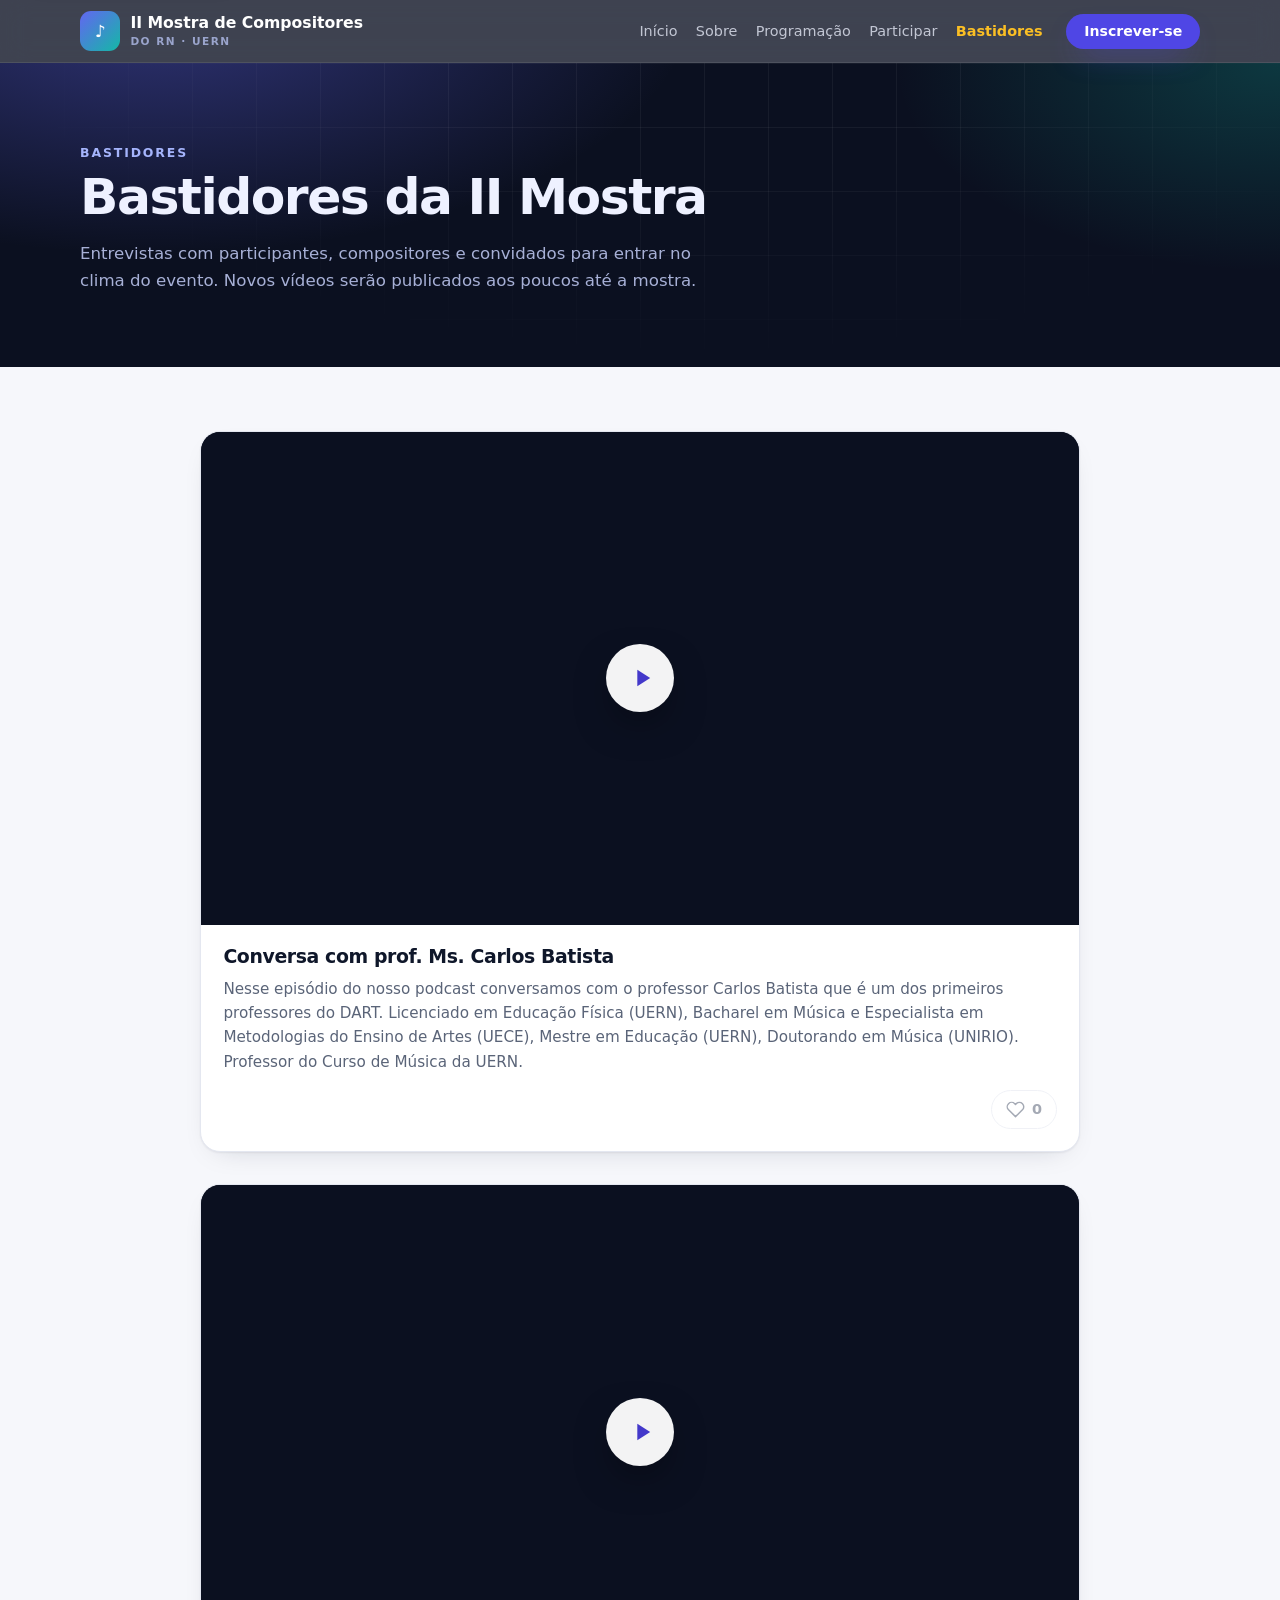
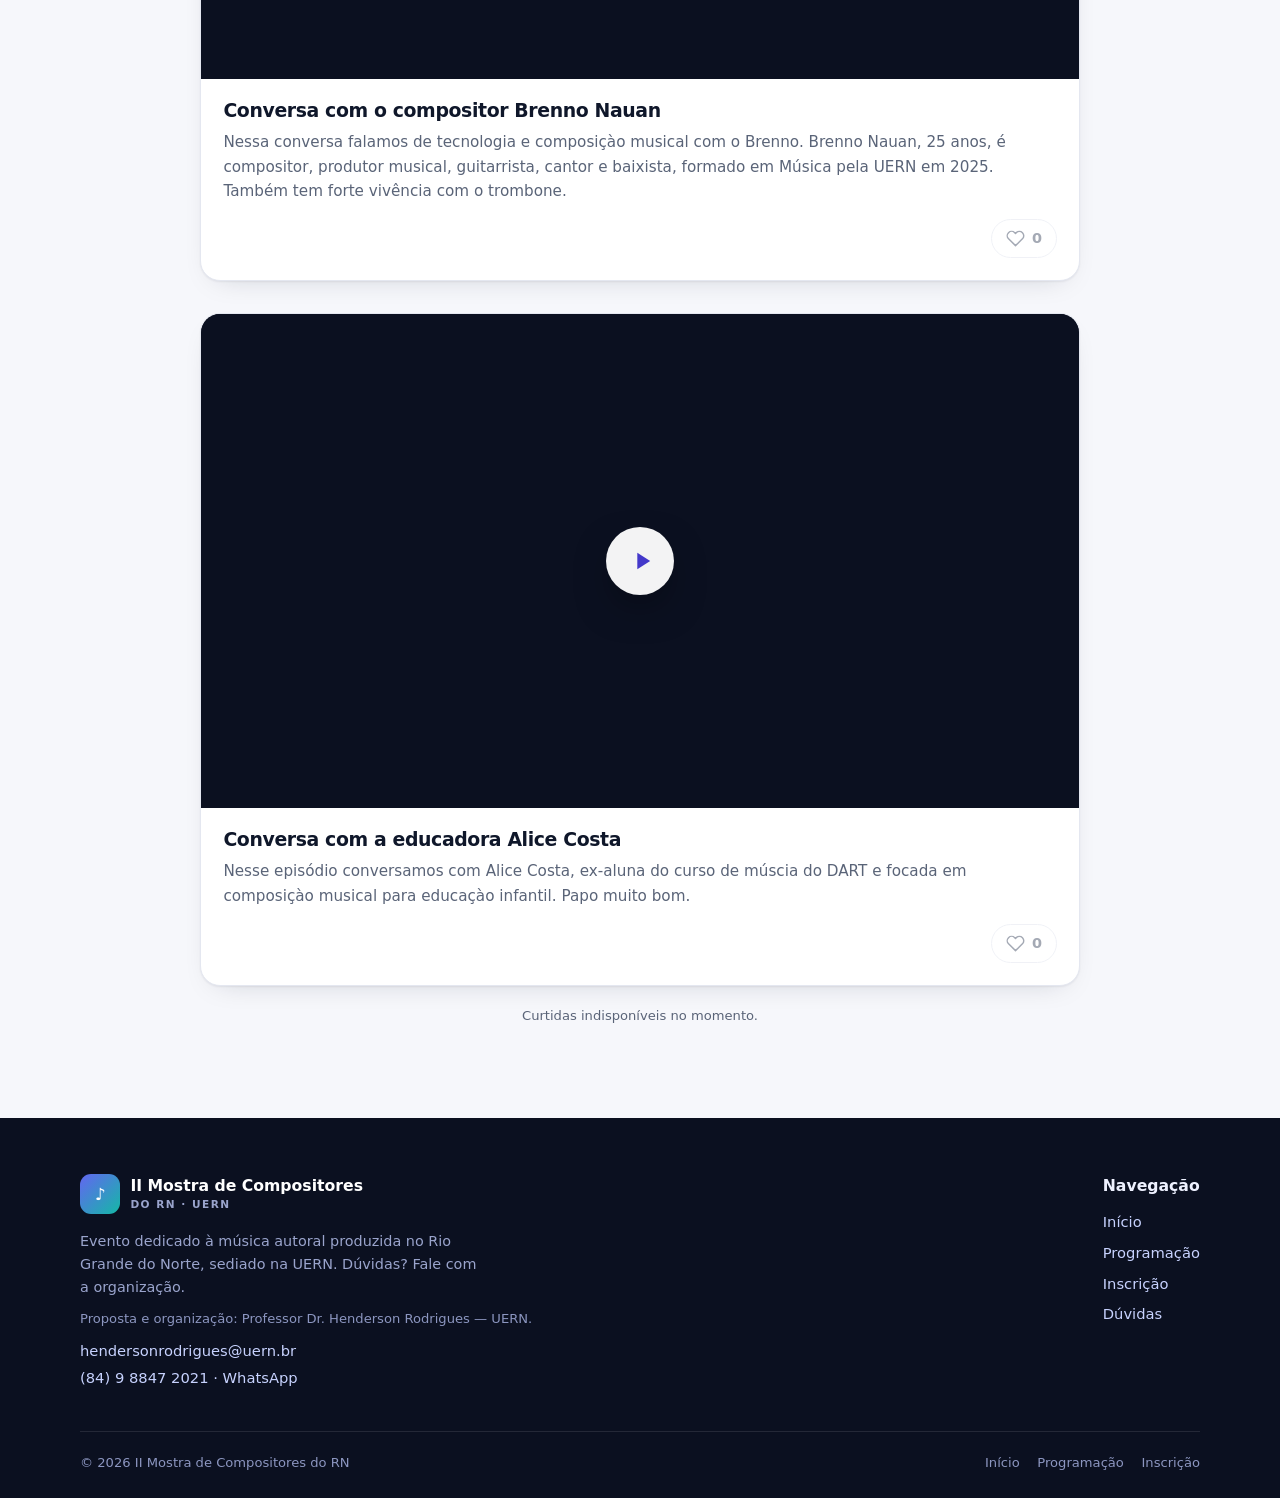
<file: bastidores.html>
<!DOCTYPE html>
<html lang="pt-BR">
<head>
  <meta charset="utf-8" />
  <meta name="viewport" content="width=device-width, initial-scale=1" />
  <title>Bastidores — II Mostra de Compositores do RN</title>
  <meta name="description" content="Entrevistas e bastidores da II Mostra de Compositores do RN: conversas com participantes, compositores e convidados para entrar no clima do evento." />
  <meta property="og:type" content="website" />
  <meta property="og:title" content="Bastidores — II Mostra de Compositores do RN" />
  <meta property="og:description" content="Entrevistas e bastidores da II Mostra de Compositores do RN. Novos vídeos serão publicados aos poucos." />
  <meta property="og:locale" content="pt_BR" />
  <meta name="theme-color" content="#0b1020" />
  <link rel="icon" href="data:image/svg+xml,%3Csvg xmlns='http://www.w3.org/2000/svg' viewBox='0 0 100 100'%3E%3Crect width='100' height='100' rx='22' fill='%234f46e5'/%3E%3Ctext x='50' y='70' font-family='Arial, sans-serif' font-size='54' font-weight='700' text-anchor='middle' fill='%23ffffff'%3E%E2%99%AA%3C/text%3E%3C/svg%3E" />
  <link rel="stylesheet" href="styles.css" />
  <link rel="stylesheet" href="bastidores.css" />
  <script src="content-loader.js"></script>
  <script src="site.js" defer></script>
  <script src="nav.js" defer></script>
  <script src="likes.js" defer></script>
  <script src="bastidores.js" defer></script>
</head>
<body>
  <a class="skip-link" href="#conteudo">Pular para o conteúdo</a>

  <header class="site-header">
    <div class="container header-inner">
      <a class="brand" href="index.html" aria-label="Voltar ao início">
        <span class="brand-mark" aria-hidden="true">♪</span>
        <span class="brand-text">
          <span data-field="brand.main">II Mostra de Compositores</span>
          <small data-field="brand.sub">do RN · UERN</small>
        </span>
      </a>

      <nav class="nav" id="menu-principal" aria-label="Navegação principal">
        <a href="index.html">Início</a>
        <a href="index.html#sobre">Sobre</a>
        <a href="index.html#programacao">Programação</a>
        <a href="index.html#local">Participar</a>
        <a class="nav-highlight" href="bastidores.html" aria-current="page">Bastidores</a>
      </nav>

      <button class="menu-toggle" id="menu-toggle" type="button" aria-expanded="false" aria-controls="menu-principal" aria-label="Abrir menu">
        <svg class="icon-open" viewBox="0 0 24 24" fill="none" stroke="currentColor" stroke-width="2" stroke-linecap="round" aria-hidden="true"><path d="M4 7h16M4 12h16M4 17h16"/></svg>
        <svg class="icon-close" viewBox="0 0 24 24" fill="none" stroke="currentColor" stroke-width="2" stroke-linecap="round" aria-hidden="true"><path d="M6 6l12 12M18 6 6 18"/></svg>
      </button>

      <a class="btn btn-primary btn-sm" href="index.html#inscricao">Inscrever-se</a>
    </div>
  </header>

  <main id="conteudo">
    <section class="page-hero">
      <div class="container">
        <p class="eyebrow" data-field="bastidores.eyebrow">Bastidores</p>
        <h1 data-field="bastidores.heading">Bastidores da II Mostra</h1>
        <p class="page-hero-lead" data-field="bastidores.lead">
          Entrevistas com participantes, compositores e convidados para entrar no clima
          do evento. Novos vídeos serão publicados aos poucos até a mostra.
        </p>
      </div>
    </section>

    <section class="section videos-section">
      <div class="container">
        <div class="video-list" id="video-list"></div>

        <div class="video-empty" id="videos-empty">
          <span class="video-empty-icon" aria-hidden="true">
            <svg viewBox="0 0 24 24" fill="none" stroke="currentColor" stroke-width="1.6" stroke-linecap="round" stroke-linejoin="round"><rect x="2.5" y="5" width="19" height="14" rx="3"/><path d="m10 9 5 3-5 3V9Z"/></svg>
          </span>
          <h2 data-field="bastidores.emptyTitle">Os primeiros vídeos estão a caminho</h2>
          <p data-field="bastidores.emptyText">
            Em breve, entrevistas com quem faz a II Mostra acontecer. Acompanhe por aqui.
          </p>
        </div>

        <p class="likes-note" id="likes-note" role="status" aria-live="polite" hidden></p>
      </div>
    </section>
  </main>

  <footer class="site-footer">
    <div class="container footer-grid">
      <div>
        <a class="brand" href="index.html" aria-label="Voltar ao início">
          <span class="brand-mark" aria-hidden="true">♪</span>
          <span class="brand-text">
            <span data-field="brand.main">II Mostra de Compositores</span>
            <small data-field="brand.sub">do RN · UERN</small>
          </span>
        </a>
        <p class="footer-text" data-field="footer.text">
          Evento dedicado à música autoral produzida no Rio Grande do Norte, sediado na UERN.
          Dúvidas? Fale com a organização.
        </p>
        <p class="footer-credit" data-field="footer.credit">Proposta e organização: Professor Dr. Henderson Rodrigues — UERN.</p>
        <div class="footer-contact">
          <a class="footer-mail" data-event="email-link" href="mailto:hendersonrodrigues@uern.br">
            <span data-event="email">hendersonrodrigues@uern.br</span>
          </a>
          <a class="footer-mail" data-event="phone-link" href="https://wa.me/5584988472021">
            <span data-event="phone">(84) 9 8847 2021</span> · WhatsApp
          </a>
        </div>
      </div>

      <div class="footer-share">
        <p class="footer-title">Navegação</p>
        <nav class="footer-links" aria-label="Links do rodapé">
          <a href="index.html">Início</a>
          <a href="index.html#programacao">Programação</a>
          <a href="index.html#inscricao">Inscrição</a>
          <a href="index.html#faq">Dúvidas</a>
        </nav>
      </div>
    </div>

    <div class="container footer-bottom">
      <p>© <span id="year">2026</span> <span data-event="event-name">II Mostra de Compositores do RN</span></p>
      <nav aria-label="Links do rodapé">
        <a href="index.html">Início</a>
        <a href="index.html#programacao">Programação</a>
        <a href="index.html#inscricao">Inscrição</a>
      </nav>
    </div>
  </footer>
</body>
</html>
</file>
<file: styles.css>
:root {
  --ink: #0f172a;
  --muted: #5a6478;
  --line: #e4e7f0;
  --bg: #f6f7fb;
  --white: #ffffff;
  --brand: #4f46e5;
  --brand-strong: #4338ca;
  --brand-soft: #eef0ff;
  --accent: #f59e0b;
  --hero-ink: #eef1ff;
  --hero-muted: #a7b0d6;
  --radius: 18px;
  --shadow-sm: 0 1px 2px rgba(15, 23, 42, 0.06), 0 10px 30px -18px rgba(15, 23, 42, 0.25);
  --shadow-lg: 0 40px 80px -40px rgba(15, 23, 42, 0.4);
  --font: ui-sans-serif, system-ui, -apple-system, "Segoe UI", Roboto, "Helvetica Neue", Arial, sans-serif;
}

*,
*::before,
*::after {
  box-sizing: border-box;
}

html {
  scroll-behavior: smooth;
  -webkit-text-size-adjust: 100%;
}

body {
  margin: 0;
  font-family: var(--font);
  font-size: 16px;
  line-height: 1.55;
  color: var(--ink);
  background: var(--bg);
  -webkit-font-smoothing: antialiased;
}

[hidden] {
  display: none !important;
}

a {
  color: var(--brand);
  text-decoration: none;
}

p a {
  text-decoration: underline;
  text-underline-offset: 2px;
}

h1,
h2,
h3,
h4 {
  margin: 0;
  line-height: 1.15;
  letter-spacing: -0.02em;
}

p {
  margin: 0 0 1rem;
}

ul,
ol {
  margin: 0;
  padding: 0;
  list-style: none;
}

svg {
  width: 18px;
  height: 18px;
  flex: none;
}

:focus-visible {
  outline: 3px solid var(--accent);
  outline-offset: 3px;
}

.container {
  width: min(1120px, 100% - 2.5rem);
  margin-inline: auto;
}

.skip-link {
  position: absolute;
  top: -4rem;
  left: 1rem;
  z-index: 200;
  padding: 0.6rem 1rem;
  border-radius: 10px;
  background: #fff;
  color: var(--ink);
  font-weight: 600;
  box-shadow: var(--shadow-sm);
  transition: top 0.2s ease;
}

.skip-link:focus {
  top: 1rem;
}

section[id],
#topo {
  scroll-margin-top: 84px;
}

.btn {
  display: inline-flex;
  align-items: center;
  justify-content: center;
  gap: 0.5rem;
  padding: 0.8rem 1.3rem;
  border: 1px solid transparent;
  border-radius: 999px;
  font-family: inherit;
  font-size: 0.95rem;
  font-weight: 600;
  line-height: 1;
  white-space: nowrap;
  cursor: pointer;
  transition: transform 0.2s ease, background-color 0.2s ease, border-color 0.2s ease, box-shadow 0.2s ease;
}

.btn:hover {
  transform: translateY(-1px);
}

.btn svg {
  width: 18px;
  height: 18px;
}

.btn-primary {
  background: var(--brand);
  color: #fff;
  box-shadow: 0 14px 30px -14px rgba(79, 70, 229, 0.9);
}

.btn-primary:hover {
  background: var(--brand-strong);
}

.btn-ghost {
  background: rgba(255, 255, 255, 0.07);
  border-color: rgba(255, 255, 255, 0.2);
  color: var(--hero-ink);
}

.btn-ghost:hover {
  background: rgba(255, 255, 255, 0.14);
}

.btn-light {
  width: 100%;
  background: #fff;
  color: var(--brand-strong);
}

.btn-light:hover {
  background: var(--brand-soft);
}

.btn-sm {
  padding: 0.6rem 1.05rem;
  font-size: 0.88rem;
}

.btn-icon {
  width: 44px;
  height: 44px;
  padding: 0;
  background: rgba(255, 255, 255, 0.07);
  border-color: rgba(255, 255, 255, 0.2);
  color: var(--hero-ink);
}

.btn-icon:hover {
  background: rgba(255, 255, 255, 0.14);
}

.site-header {
  position: sticky;
  top: 0;
  z-index: 60;
  background: rgba(11, 16, 32, 0.78);
  border-bottom: 1px solid rgba(255, 255, 255, 0.08);
  backdrop-filter: blur(14px);
  -webkit-backdrop-filter: blur(14px);
}

.header-inner {
  display: flex;
  align-items: center;
  gap: 1.5rem;
  padding: 0.7rem 0;
}

.brand {
  display: inline-flex;
  align-items: center;
  gap: 0.65rem;
  margin-right: auto;
  color: #fff;
}

.brand-mark {
  display: grid;
  place-items: center;
  width: 40px;
  height: 40px;
  border-radius: 11px;
  background: linear-gradient(135deg, #6366f1, #14b8a6);
  font-weight: 800;
  font-size: 1.05rem;
  color: #fff;
}

.brand-text {
  font-weight: 700;
  font-size: 0.98rem;
  line-height: 1.2;
}

.brand-text small {
  display: block;
  margin-top: 2px;
  font-size: 0.66rem;
  font-weight: 600;
  letter-spacing: 0.14em;
  text-transform: uppercase;
  color: #9aa4cc;
}

.nav {
  display: flex;
  gap: 1.15rem;
}

.nav a {
  color: rgba(238, 241, 255, 0.75);
  font-size: 0.9rem;
  font-weight: 500;
  transition: color 0.2s ease;
}

.nav a:hover {
  color: #fff;
}

.nav a[aria-current="page"] {
  color: #fff;
  font-weight: 600;
}

.nav a.nav-highlight {
  color: #fbbf24;
  font-weight: 600;
}

.nav a.nav-highlight:hover {
  color: #fde68a;
}

.menu-toggle {
  display: none;
  align-items: center;
  justify-content: center;
  width: 42px;
  height: 42px;
  padding: 0;
  border: 1px solid rgba(255, 255, 255, 0.2);
  border-radius: 11px;
  background: rgba(255, 255, 255, 0.07);
  color: var(--hero-ink);
  cursor: pointer;
  transition: background-color 0.2s ease;
}

.menu-toggle:hover {
  background: rgba(255, 255, 255, 0.14);
}

.menu-toggle svg {
  width: 22px;
  height: 22px;
}

.menu-toggle .icon-close {
  display: none;
}

.menu-toggle[aria-expanded="true"] .icon-open {
  display: none;
}

.menu-toggle[aria-expanded="true"] .icon-close {
  display: block;
}

.hero {
  position: relative;
  overflow: hidden;
  padding: 72px 0 96px;
  background:
    radial-gradient(1100px 560px at 12% -15%, rgba(99, 102, 241, 0.45), transparent 62%),
    radial-gradient(900px 520px at 102% 0%, rgba(20, 184, 166, 0.28), transparent 58%),
    #0b1020;
  color: var(--hero-ink);
}

.hero::before {
  content: "";
  position: absolute;
  inset: 0;
  background-image:
    linear-gradient(rgba(255, 255, 255, 0.05) 1px, transparent 1px),
    linear-gradient(90deg, rgba(255, 255, 255, 0.05) 1px, transparent 1px);
  background-size: 64px 64px;
  mask-image: radial-gradient(ellipse at 60% 0%, #000 30%, transparent 75%);
  -webkit-mask-image: radial-gradient(ellipse at 60% 0%, #000 30%, transparent 75%);
  pointer-events: none;
}

.hero-grid {
  position: relative;
  display: grid;
  grid-template-columns: 1.15fr 0.85fr;
  gap: 3.5rem;
  align-items: start;
}

.badge {
  display: inline-flex;
  align-items: center;
  gap: 0.5rem;
  margin: 0 0 1.4rem;
  padding: 0.4rem 0.8rem;
  border: 1px solid rgba(255, 255, 255, 0.16);
  border-radius: 999px;
  background: rgba(255, 255, 255, 0.06);
  font-size: 0.8rem;
  font-weight: 600;
  letter-spacing: 0.02em;
  color: #cdd5f7;
}

.badge-dot {
  width: 8px;
  height: 8px;
  border-radius: 50%;
  background: #34d399;
  box-shadow: 0 0 0 4px rgba(52, 211, 153, 0.16);
  animation: pulse 2.2s ease-in-out infinite;
}

@keyframes pulse {
  0%,
  100% {
    box-shadow: 0 0 0 4px rgba(52, 211, 153, 0.16);
  }
  50% {
    box-shadow: 0 0 0 7px rgba(52, 211, 153, 0.05);
  }
}

.hero h1 {
  font-size: clamp(2.3rem, 5vw, 3.6rem);
  font-weight: 800;
  letter-spacing: -0.035em;
  line-height: 1.05;
  margin-bottom: 1.1rem;
}

.grad {
  background: linear-gradient(100deg, #c7d2fe 5%, #7dd3fc 55%, #5eead4 100%);
  -webkit-background-clip: text;
  background-clip: text;
  color: transparent;
}

.lead {
  max-width: 56ch;
  font-size: 1.06rem;
  line-height: 1.65;
  color: var(--hero-muted);
}

.hero-meta {
  display: flex;
  flex-wrap: wrap;
  gap: 0.7rem 1.5rem;
  margin-top: 1.6rem;
  color: #c3cbf0;
  font-size: 0.92rem;
}

.hero-meta li {
  display: flex;
  align-items: center;
  gap: 0.45rem;
}

.hero-meta svg {
  color: #8ea0ff;
}

.meta-sep {
  color: rgba(195, 203, 240, 0.45);
}

.hero-actions {
  display: flex;
  flex-wrap: wrap;
  align-items: center;
  gap: 0.65rem;
  margin-top: 1.8rem;
}

.countdown {
  display: grid;
  grid-template-columns: repeat(4, minmax(62px, 76px));
  gap: 0.55rem;
  margin-top: 2.2rem;
}

.cd-item {
  display: flex;
  flex-direction: column;
  align-items: center;
  gap: 0.15rem;
  padding: 0.65rem 0.25rem 0.55rem;
  border: 1px solid rgba(255, 255, 255, 0.1);
  border-radius: 13px;
  background: rgba(255, 255, 255, 0.06);
}

.cd-value {
  font-size: 1.55rem;
  font-weight: 800;
  font-variant-numeric: tabular-nums;
  letter-spacing: -0.02em;
}

.cd-label {
  font-size: 0.64rem;
  font-weight: 600;
  letter-spacing: 0.14em;
  text-transform: uppercase;
  color: var(--hero-muted);
}

.countdown-note {
  margin-top: 0.9rem;
  font-size: 0.9rem;
  color: var(--hero-muted);
}

.event-card {
  padding: 1.6rem;
  border: 1px solid rgba(255, 255, 255, 0.14);
  border-radius: 24px;
  background: rgba(255, 255, 255, 0.06);
  backdrop-filter: blur(8px);
  -webkit-backdrop-filter: blur(8px);
  box-shadow: 0 30px 60px -30px rgba(0, 0, 0, 0.6);
}

.event-card-title {
  margin-bottom: 0.4rem;
  font-size: 0.72rem;
  font-weight: 700;
  letter-spacing: 0.16em;
  text-transform: uppercase;
  color: #b8c0e8;
}

.event-details {
  margin: 0;
}

.event-details > div {
  display: grid;
  gap: 0.15rem;
  padding: 0.85rem 0;
  border-top: 1px solid rgba(255, 255, 255, 0.1);
}

.event-details dt {
  font-size: 0.68rem;
  font-weight: 600;
  letter-spacing: 0.12em;
  text-transform: uppercase;
  color: var(--hero-muted);
}

.event-details dd {
  margin: 0;
  font-size: 0.95rem;
  font-weight: 600;
  color: #f1f3ff;
}

.event-details > div:first-child {
  border-top: 0;
}

.event-card .btn-light {
  margin-top: 1.1rem;
}

.event-card-note {
  margin: 0.75rem 0 0;
  font-size: 0.8rem;
  text-align: center;
  color: var(--hero-muted);
}

.section {
  padding: clamp(56px, 8vw, 92px) 0;
}

.section-alt {
  background: #fff;
  border-block: 1px solid var(--line);
}

.section-head {
  max-width: 62ch;
  margin-bottom: 2.5rem;
}

.eyebrow {
  margin: 0 0 0.5rem;
  font-size: 0.78rem;
  font-weight: 700;
  letter-spacing: 0.15em;
  text-transform: uppercase;
  color: var(--brand);
}

.section-head h2 {
  margin-bottom: 0.8rem;
  font-size: clamp(1.75rem, 3.4vw, 2.45rem);
  font-weight: 800;
  letter-spacing: -0.03em;
}

.section-lead {
  margin: 0;
  font-size: 1.02rem;
  line-height: 1.65;
  color: var(--muted);
}

.feature-grid {
  display: grid;
  grid-template-columns: repeat(auto-fit, minmax(230px, 1fr));
  gap: 1rem;
}

.feature-card {
  padding: 1.6rem;
  border: 1px solid var(--line);
  border-radius: var(--radius);
  background: #fff;
  box-shadow: var(--shadow-sm);
}

.feature-icon {
  display: grid;
  place-items: center;
  width: 46px;
  height: 46px;
  margin-bottom: 1.1rem;
  border-radius: 13px;
  background: var(--brand-soft);
  color: var(--brand);
}

.feature-icon svg {
  width: 22px;
  height: 22px;
}

.feature-card h3 {
  margin-bottom: 0.5rem;
  font-size: 1.05rem;
  font-weight: 700;
}

.feature-card p {
  margin: 0;
  font-size: 0.94rem;
  line-height: 1.6;
  color: var(--muted);
}

.schedule {
  display: grid;
  grid-template-columns: repeat(auto-fit, minmax(280px, 1fr));
  gap: 1rem;
}

.day-card {
  padding: 1.5rem;
  border: 1px solid var(--line);
  border-radius: var(--radius);
  background: #fff;
  box-shadow: var(--shadow-sm);
}

.day-head {
  margin-bottom: 0.3rem;
  padding-bottom: 1rem;
  border-bottom: 1px solid var(--line);
}

.day-pill {
  display: inline-block;
  margin-bottom: 0.5rem;
  padding: 0.22rem 0.65rem;
  border-radius: 999px;
  background: var(--brand-soft);
  color: var(--brand-strong);
  font-size: 0.72rem;
  font-weight: 700;
  letter-spacing: 0.05em;
  text-transform: uppercase;
}

.day-card h3 {
  font-size: 1.12rem;
  font-weight: 700;
}

.session-list {
  display: grid;
}

.session {
  padding: 0.95rem 0;
  border-bottom: 1px solid var(--line);
}

.session:last-child {
  padding-bottom: 0;
  border-bottom: 0;
}

.session-time {
  display: block;
  margin-bottom: 0.2rem;
  font-size: 0.78rem;
  font-weight: 700;
  letter-spacing: 0.03em;
  color: var(--brand);
}

.session h4 {
  margin-bottom: 0.45rem;
  font-size: 0.98rem;
  font-weight: 600;
  line-height: 1.35;
}

.session-details {
  display: grid;
  gap: 0.2rem;
  margin: 0 0 0.6rem;
  padding-left: 1.05rem;
  list-style: disc;
  font-size: 0.88rem;
  line-height: 1.45;
  color: var(--muted);
}

.session-details li::marker {
  color: var(--brand);
}

.format-tag {
  display: inline-block;
  padding: 0.15rem 0.55rem;
  border-radius: 999px;
  font-size: 0.68rem;
  font-weight: 700;
  letter-spacing: 0.06em;
  text-transform: uppercase;
}

.format-hybrid {
  background: var(--brand-soft);
  color: var(--brand-strong);
}

.format-online {
  background: #ccfbf1;
  color: #0f766e;
}

.location-grid {
  display: grid;
  grid-template-columns: 1.1fr 0.9fr;
  gap: 1rem;
}

.location-card,
.location-tips {
  padding: 1.9rem;
  border: 1px solid var(--line);
  border-radius: var(--radius);
  background: #fff;
  box-shadow: var(--shadow-sm);
}

.location-card h3,
.location-tips h3 {
  margin-bottom: 0.7rem;
  font-size: 1.15rem;
  font-weight: 700;
}

.location-card p {
  margin-bottom: 1.4rem;
  color: var(--muted);
  font-size: 0.95rem;
  line-height: 1.6;
}

.check-list {
  display: grid;
  gap: 0.6rem;
  margin-bottom: 1.2rem;
}

.check-list li {
  position: relative;
  padding-left: 1.7rem;
  font-size: 0.94rem;
  color: var(--ink);
}

.check-list li::before {
  content: "";
  position: absolute;
  top: 0.55em;
  left: 0;
  width: 8px;
  height: 8px;
  border-radius: 50%;
  background: var(--brand);
}

.muted {
  color: var(--muted);
  font-size: 0.92rem;
  margin: 0;
}

.signup {
  background: linear-gradient(180deg, #eef0ff 0%, var(--bg) 100%);
}

.form-card {
  max-width: 900px;
  margin: 0 auto;
  padding: clamp(1rem, 3vw, 2rem);
  border: 1px solid var(--line);
  border-radius: 24px;
  background: #fff;
  box-shadow: var(--shadow-lg);
}

.form-placeholder {
  padding: 3rem 1.5rem;
  text-align: center;
  border: 1px dashed #cfd5ea;
  border-radius: 16px;
  background: #fafbff;
}

.form-placeholder-title {
  margin-bottom: 0.5rem;
  font-weight: 700;
  color: var(--ink);
}

.form-placeholder p {
  margin: 0;
  color: var(--muted);
  font-size: 0.94rem;
}

#form-iframe {
  display: block;
  width: 100%;
  min-height: 900px;
  border: 0;
  border-radius: 14px;
  background: #fff;
}

.form-note {
  margin: 1rem 0 0;
  font-size: 0.83rem;
  text-align: center;
  color: var(--muted);
}

.faq-list {
  display: grid;
  gap: 0.6rem;
  max-width: 820px;
}

.faq-list details {
  border: 1px solid var(--line);
  border-radius: 14px;
  background: #fff;
  box-shadow: var(--shadow-sm);
  transition: border-color 0.2s ease;
}

.faq-list details[open] {
  border-color: #c7cdf5;
}

.faq-list summary {
  display: flex;
  align-items: center;
  justify-content: space-between;
  gap: 1rem;
  padding: 1.15rem 1.3rem;
  font-weight: 600;
  cursor: pointer;
  list-style: none;
}

.faq-list summary::-webkit-details-marker {
  display: none;
}

.faq-list details p {
  margin: 0;
  padding: 0 1.3rem 1.25rem;
  font-size: 0.94rem;
  line-height: 1.65;
  color: var(--muted);
}

.faq-icon {
  position: relative;
  width: 18px;
  height: 18px;
  flex: none;
}

.faq-icon::before,
.faq-icon::after {
  content: "";
  position: absolute;
  top: 50%;
  left: 0;
  width: 100%;
  height: 2px;
  border-radius: 2px;
  background: var(--brand);
  transform: translateY(-50%);
}

.faq-icon::after {
  transform: translateY(-50%) rotate(90deg);
  transition: transform 0.2s ease;
}

details[open] .faq-icon::after {
  transform: translateY(-50%) rotate(0deg);
}

.site-footer {
  padding: 3.5rem 0 1.5rem;
  background: #0b1020;
  color: #cfd5f5;
}

.footer-grid {
  display: grid;
  grid-template-columns: 1.4fr 1fr;
  gap: 2rem;
}

.site-footer .brand {
  margin-right: 0;
}

.footer-text {
  max-width: 44ch;
  margin: 1rem 0 0.6rem;
  font-size: 0.9rem;
  line-height: 1.6;
  color: #9aa4cc;
}

.footer-mail {
  color: #c7d2fe;
  font-size: 0.92rem;
}

.footer-mail:hover {
  text-decoration: underline;
}

.footer-credit {
  margin: 0.1rem 0 0.75rem;
  font-size: 0.82rem;
  line-height: 1.5;
  color: #8c96c0;
}

.footer-contact {
  display: flex;
  flex-direction: column;
  align-items: flex-start;
  gap: 0.25rem;
}

.footer-share {
  justify-self: end;
}

.footer-title {
  margin-bottom: 0.8rem;
  font-size: 0.98rem;
  font-weight: 700;
  color: #eef1ff;
}

.footer-actions {
  display: flex;
  flex-wrap: wrap;
  gap: 0.5rem;
}

.copy-feedback {
  min-height: 1.2em;
  margin: 0.6rem 0 0;
  font-size: 0.84rem;
  color: #86efac;
}

.footer-bottom {
  display: flex;
  flex-wrap: wrap;
  align-items: center;
  justify-content: space-between;
  gap: 1rem;
  margin-top: 2.6rem;
  padding-top: 1.3rem;
  border-top: 1px solid rgba(255, 255, 255, 0.1);
  font-size: 0.82rem;
  color: #8c96c0;
}

.footer-bottom p {
  margin: 0;
}

.footer-bottom nav {
  display: flex;
  gap: 1.1rem;
}

.footer-bottom a {
  color: #8c96c0;
}

.footer-bottom a:hover {
  color: #fff;
}

.js .reveal {
  opacity: 0;
  transform: translateY(18px);
  transition: opacity 0.6s ease, transform 0.6s ease;
}

.js .reveal.is-visible {
  opacity: 1;
  transform: none;
}

.js .feature-grid .reveal:nth-child(2) {
  transition-delay: 80ms;
}

.js .feature-grid .reveal:nth-child(3) {
  transition-delay: 160ms;
}

@media (max-width: 900px) {
  .hero {
    padding: 48px 0 72px;
  }

  .nav {
    display: none;
  }

  .menu-toggle {
    display: inline-flex;
  }

  .nav.is-open {
    position: absolute;
    top: 100%;
    left: 0;
    right: 0;
    z-index: 70;
    display: flex;
    flex-direction: column;
    gap: 0;
    padding: 0.5rem 1.25rem 1rem;
    background: #0b1020;
    border-bottom: 1px solid rgba(255, 255, 255, 0.1);
    box-shadow: 0 24px 40px -24px rgba(0, 0, 0, 0.7);
  }

  .nav.is-open a {
    padding: 0.85rem 0.2rem;
    font-size: 1rem;
    border-bottom: 1px solid rgba(255, 255, 255, 0.08);
  }

  .nav.is-open a:last-child {
    border-bottom: 0;
  }

  .header-inner {
    gap: 0.75rem;
  }

  .hero-grid {
    grid-template-columns: 1fr;
    gap: 2.5rem;
  }

  .event-card {
    max-width: 480px;
  }

  .location-grid {
    grid-template-columns: 1fr;
  }

  .footer-grid {
    grid-template-columns: 1fr;
  }

  .footer-share {
    justify-self: start;
  }
}

@media (max-width: 720px) {
  .header-inner {
    gap: 1rem;
  }

  .hero-meta {
    flex-direction: column;
    gap: 0.5rem;
  }

  .hero-actions .btn-primary,
  .hero-actions .btn-ghost {
    flex: 1 1 auto;
  }

  #form-iframe {
    min-height: 1000px;
  }
}

@media (max-width: 520px) {
  .container {
    width: min(1120px, 100% - 2rem);
  }

  .brand-text {
    font-size: 0.82rem;
  }

  .brand-text small {
    font-size: 0.6rem;
    letter-spacing: 0.1em;
  }

  .section {
    padding: 48px 0;
  }

  .countdown {
    grid-template-columns: repeat(4, 1fr);
  }

  .cd-value {
    font-size: 1.3rem;
  }

  .event-card,
  .feature-card,
  .location-card,
  .location-tips {
    padding: 1.3rem;
  }

  .hero-actions .btn {
    width: 100%;
  }

  .btn-icon {
    width: 100%;
  }

  .faq-list summary {
    padding: 1rem 1.1rem;
    font-size: 0.95rem;
  }
}

@media (prefers-reduced-motion: reduce) {
  html {
    scroll-behavior: auto;
  }

  *,
  *::before,
  *::after {
    animation-duration: 0.001ms !important;
    animation-iteration-count: 1 !important;
    transition-duration: 0.001ms !important;
  }

  .js .reveal {
    opacity: 1;
    transform: none;
  }
}
</file>
<file: admin.css>
:root {
  --ink: #0f172a;
  --muted: #7a8296;
  --line: #e4e7f0;
  --brand: #4f46e5;
  --brand-strong: #4338ca;
  --bg: #f3f5fb;
}

*,
*::before,
*::after {
  box-sizing: border-box;
}

body {
  margin: 0;
  background: var(--bg);
  color: var(--ink);
  font-family: ui-sans-serif, system-ui, -apple-system, "Segoe UI", Roboto, "Helvetica Neue", Arial, sans-serif;
  font-size: 16px;
  line-height: 1.5;
  -webkit-font-smoothing: antialiased;
}

.admin-wrap {
  width: min(920px, 100% - 2rem);
  margin-inline: auto;
}

.admin-header {
  position: sticky;
  top: 0;
  z-index: 20;
  padding: 1.15rem 0;
  background: #0b1020;
  border-bottom: 1px solid rgba(255, 255, 255, 0.08);
  color: #eef1ff;
}

.header-row {
  display: flex;
  flex-wrap: wrap;
  align-items: center;
  justify-content: space-between;
  gap: 1rem;
}

.admin-kicker {
  margin: 0 0 0.15rem;
  font-size: 0.7rem;
  font-weight: 700;
  letter-spacing: 0.14em;
  text-transform: uppercase;
  color: #a7b0d6;
}

.admin-header h1 {
  margin: 0;
  font-size: 1.3rem;
  letter-spacing: -0.02em;
}

.header-actions {
  display: flex;
  flex-wrap: wrap;
  align-items: center;
  gap: 1rem;
}

.status {
  font-size: 0.82rem;
  color: #86efac;
  min-height: 1.2em;
}

.status.error {
  color: #fca5a5;
}

.btn-link {
  color: #c7d2fe;
  font-size: 0.88rem;
  text-underline-offset: 2px;
}

main.admin-wrap {
  padding: 1.5rem 0 3rem;
}

.notice {
  margin-bottom: 1rem;
  padding: 1rem 1.15rem;
  border: 1px solid #d9ddff;
  border-radius: 14px;
  background: #eef0ff;
  color: #333c63;
  font-size: 0.9rem;
  line-height: 1.55;
}

.notice.warn {
  border-color: #fed7aa;
  background: #fff7ed;
  color: #7c2d12;
}

code {
  padding: 0.1em 0.35em;
  border-radius: 5px;
  background: rgba(15, 23, 42, 0.06);
  font-family: ui-monospace, SFMono-Regular, Consolas, monospace;
  font-size: 0.85em;
}

fieldset {
  margin: 0 0 1rem;
  padding: 1.15rem 1.25rem 1.25rem;
  border: 1px solid var(--line);
  border-radius: 16px;
  background: #fff;
  box-shadow: 0 1px 2px rgba(15, 23, 42, 0.04);
}

legend {
  padding: 0 0.45rem;
  font-size: 0.95rem;
  font-weight: 700;
}

.fields {
  display: grid;
  grid-template-columns: 1fr 1fr;
  gap: 0.9rem 1rem;
}

.field {
  display: flex;
  flex-direction: column;
  gap: 0.3rem;
  min-width: 0;
}

.field.wide {
  grid-column: 1 / -1;
}

.field label {
  font-size: 0.82rem;
  font-weight: 600;
  color: #3b445c;
}

.field input,
.field textarea {
  width: 100%;
  padding: 0.55rem 0.7rem;
  border: 1px solid #d5daea;
  border-radius: 10px;
  background: #fff;
  color: var(--ink);
  font: inherit;
  font-size: 0.9rem;
  transition: border-color 0.15s ease, box-shadow 0.15s ease;
}

.field textarea {
  min-height: 70px;
  line-height: 1.5;
  resize: vertical;
}

.field input:focus,
.field textarea:focus {
  outline: none;
  border-color: var(--brand);
  box-shadow: 0 0 0 3px rgba(79, 70, 229, 0.15);
}

.field-hint {
  margin: 0.1rem 0 0;
  font-size: 0.74rem;
  line-height: 1.4;
  color: var(--muted);
}

.admin-actions {
  position: sticky;
  bottom: 0;
  display: flex;
  flex-wrap: wrap;
  gap: 0.6rem;
  margin-top: 1.2rem;
  padding: 0.9rem 0;
  background: rgba(243, 245, 251, 0.94);
  border-top: 1px solid var(--line);
  backdrop-filter: blur(8px);
  -webkit-backdrop-filter: blur(8px);
}

.admin-btn {
  padding: 0.7rem 1.15rem;
  border: 1px solid #d5daea;
  border-radius: 999px;
  background: #fff;
  color: #26304a;
  font: inherit;
  font-size: 0.9rem;
  font-weight: 600;
  cursor: pointer;
  transition: transform 0.15s ease, background-color 0.15s ease, border-color 0.15s ease;
}

.admin-btn:hover {
  transform: translateY(-1px);
}

.admin-btn.primary {
  border-color: var(--brand);
  background: var(--brand);
  color: #fff;
}

.admin-btn.primary:hover {
  background: var(--brand-strong);
}

.admin-btn.danger {
  border-color: #fecaca;
  background: #fff;
  color: #b91c1c;
}

.admin-btn.danger:hover {
  background: #fef2f2;
}

.admin-hint {
  margin: 0.5rem 0 0;
  font-size: 0.8rem;
  line-height: 1.5;
  color: var(--muted);
}

.admin-btn:focus-visible,
.btn-link:focus-visible {
  outline: 3px solid #f59e0b;
  outline-offset: 3px;
}

@media (max-width: 700px) {
  .fields {
    grid-template-columns: 1fr;
  }

  .admin-header {
    position: static;
  }

  .admin-actions {
    position: static;
  }
}

#videos-fieldset .field-hint {
  margin: 0 0 0.9rem;
}

.video-edit-empty {
  margin: 0 0 0.9rem;
  padding: 1rem;
  border: 1px dashed #d5daea;
  border-radius: 12px;
  background: #fafbff;
  color: var(--muted);
  font-size: 0.88rem;
  text-align: center;
}

.video-edit {
  margin-bottom: 0.9rem;
  padding: 1rem;
  border: 1px solid var(--line);
  border-radius: 14px;
  background: #fafbff;
}

.video-edit-head {
  display: flex;
  align-items: center;
  justify-content: space-between;
  gap: 0.75rem;
  margin-bottom: 0.8rem;
}

.video-edit-number {
  font-size: 0.86rem;
  font-weight: 700;
  color: #3b445c;
}

.video-edit-actions {
  display: flex;
  gap: 0.35rem;
}

.video-edit-btn {
  padding: 0.32rem 0.6rem;
  border: 1px solid #d5daea;
  border-radius: 8px;
  background: #fff;
  color: #26304a;
  font: inherit;
  font-size: 0.8rem;
  font-weight: 600;
  cursor: pointer;
}

.video-edit-btn:hover:not(:disabled) {
  background: #eef0ff;
  border-color: #c7cdf5;
}

.video-edit-btn:disabled {
  opacity: 0.45;
  cursor: not-allowed;
}

.video-edit-btn.danger {
  border-color: #fecaca;
  color: #b91c1c;
}

.video-edit-btn.danger:hover {
  background: #fef2f2;
}

#add-video {
  margin-top: 0.4rem;
}
</file>
<file: bastidores.css>
.page-hero {
  position: relative;
  overflow: hidden;
  padding: clamp(52px, 8vw, 80px) 0 clamp(48px, 7vw, 72px);
  background:
    radial-gradient(900px 420px at 12% -20%, rgba(99, 102, 241, 0.42), transparent 60%),
    radial-gradient(700px 380px at 100% 0%, rgba(20, 184, 166, 0.24), transparent 55%),
    #0b1020;
  color: var(--hero-ink);
}

.page-hero::before {
  content: "";
  position: absolute;
  inset: 0;
  background-image:
    linear-gradient(rgba(255, 255, 255, 0.05) 1px, transparent 1px),
    linear-gradient(90deg, rgba(255, 255, 255, 0.05) 1px, transparent 1px);
  background-size: 64px 64px;
  mask-image: radial-gradient(ellipse at 55% 0%, #000 25%, transparent 72%);
  -webkit-mask-image: radial-gradient(ellipse at 55% 0%, #000 25%, transparent 72%);
  pointer-events: none;
}

.page-hero .container {
  position: relative;
}

.page-hero .eyebrow {
  color: #a5b4fc;
}

.page-hero h1 {
  max-width: 20ch;
  margin-bottom: 1rem;
  font-size: clamp(2rem, 4.6vw, 3.15rem);
  font-weight: 800;
  letter-spacing: -0.03em;
  line-height: 1.05;
}

.page-hero-lead {
  max-width: 62ch;
  margin: 0;
  font-size: 1.04rem;
  line-height: 1.65;
  color: var(--hero-muted);
}

.videos-section {
  padding-top: clamp(44px, 6vw, 64px);
}

.video-list {
  display: grid;
  gap: clamp(1.5rem, 3vw, 2rem);
  width: min(880px, 100%);
  margin-inline: auto;
}

.video-card {
  overflow: hidden;
  border: 1px solid var(--line);
  border-radius: 20px;
  background: #fff;
  box-shadow: var(--shadow-sm);
}

.video-player {
  position: relative;
  aspect-ratio: 16 / 9;
  background: #0b1020;
}

.video-facade {
  position: absolute;
  inset: 0;
  display: block;
  width: 100%;
  height: 100%;
  padding: 0;
  border: 0;
  background: #0b1020;
  cursor: pointer;
}

.video-facade img {
  width: 100%;
  height: 100%;
  object-fit: cover;
  opacity: 0.88;
  transition: transform 0.35s ease, opacity 0.35s ease;
}

.video-facade:hover img {
  opacity: 1;
  transform: scale(1.03);
}

.video-facade:focus-visible {
  outline: 3px solid var(--accent);
  outline-offset: -4px;
}

.video-play {
  position: absolute;
  top: 50%;
  left: 50%;
  display: grid;
  place-items: center;
  width: 68px;
  height: 68px;
  border-radius: 50%;
  background: rgba(255, 255, 255, 0.95);
  color: var(--brand-strong);
  box-shadow: 0 16px 40px -12px rgba(0, 0, 0, 0.55);
  transform: translate(-50%, -50%);
  transition: transform 0.2s ease, background-color 0.2s ease;
}

.video-facade:hover .video-play {
  transform: translate(-50%, -50%) scale(1.06);
  background: #fff;
}

.video-play svg {
  width: 28px;
  height: 28px;
  margin-left: 3px;
  fill: currentColor;
}

.video-embed {
  position: absolute;
  inset: 0;
  width: 100%;
  height: 100%;
  border: 0;
}

.video-body {
  padding: 1.3rem 1.4rem 1.4rem;
}

.video-title {
  margin: 0 0 0.25rem;
  font-size: 1.18rem;
  font-weight: 700;
  letter-spacing: -0.02em;
}

.video-guest {
  margin: 0;
  font-size: 0.86rem;
  font-weight: 600;
  color: var(--brand);
}

.video-description {
  margin: 0.55rem 0 0;
  font-size: 0.95rem;
  line-height: 1.6;
  color: var(--muted);
}

.video-actions {
  display: flex;
  align-items: center;
  justify-content: flex-end;
  margin-top: 1rem;
}

.like-button {
  display: inline-flex;
  align-items: center;
  gap: 0.45rem;
  padding: 0.45rem 0.85rem;
  border: 1px solid var(--line);
  border-radius: 999px;
  background: #fff;
  color: var(--muted);
  font: inherit;
  font-size: 0.9rem;
  font-weight: 600;
  font-variant-numeric: tabular-nums;
  cursor: pointer;
  transition: color 0.2s ease, border-color 0.2s ease, background-color 0.2s ease, transform 0.15s ease;
}

.like-button:hover:not(:disabled) {
  border-color: #fecaca;
  color: #dc2626;
  transform: translateY(-1px);
}

.like-button svg {
  width: 19px;
  height: 19px;
  fill: none;
  stroke: currentColor;
  stroke-width: 1.8;
  stroke-linecap: round;
  stroke-linejoin: round;
  transition: fill 0.2s ease;
}

.like-button[aria-pressed="true"] {
  border-color: #fecaca;
  background: #fee2e2;
  color: #dc2626;
}

.like-button[aria-pressed="true"] svg {
  fill: currentColor;
}

.like-button:disabled {
  cursor: not-allowed;
  opacity: 0.55;
  transform: none;
}

.like-button[aria-pressed="true"]:disabled {
  cursor: default;
  opacity: 1;
}

.like-button:focus-visible {
  outline: 3px solid var(--accent);
  outline-offset: 2px;
}

.video-empty {
  width: min(680px, 100%);
  margin-inline: auto;
  padding: clamp(2rem, 5vw, 3rem) 1.5rem;
  border: 1px dashed #cfd5ea;
  border-radius: 20px;
  background: #fafbff;
  text-align: center;
}

.video-empty-icon {
  display: grid;
  place-items: center;
  width: 54px;
  height: 54px;
  margin: 0 auto 1rem;
  border-radius: 15px;
  background: var(--brand-soft);
  color: var(--brand);
}

.video-empty-icon svg {
  width: 26px;
  height: 26px;
}

.video-empty h2 {
  margin-bottom: 0.5rem;
  font-size: 1.2rem;
  font-weight: 700;
}

.video-empty p {
  max-width: 52ch;
  margin: 0 auto;
  font-size: 0.94rem;
  line-height: 1.6;
  color: var(--muted);
}

.likes-note {
  width: min(680px, 100%);
  margin: 1.25rem auto 0;
  font-size: 0.82rem;
  line-height: 1.5;
  text-align: center;
  color: var(--muted);
}

.likes-note.is-error {
  color: #b91c1c;
}

.footer-links {
  display: grid;
  gap: 0.5rem;
  justify-items: start;
}

.footer-links a {
  color: #c7d2fe;
  font-size: 0.92rem;
}

.footer-links a:hover {
  text-decoration: underline;
}

@media (max-width: 620px) {
  .video-body {
    padding: 1.1rem 1.1rem 1.2rem;
  }

  .video-play {
    width: 56px;
    height: 56px;
  }

  .video-play svg {
    width: 22px;
    height: 22px;
  }

  .video-actions {
    justify-content: flex-start;
  }
}
</file>
